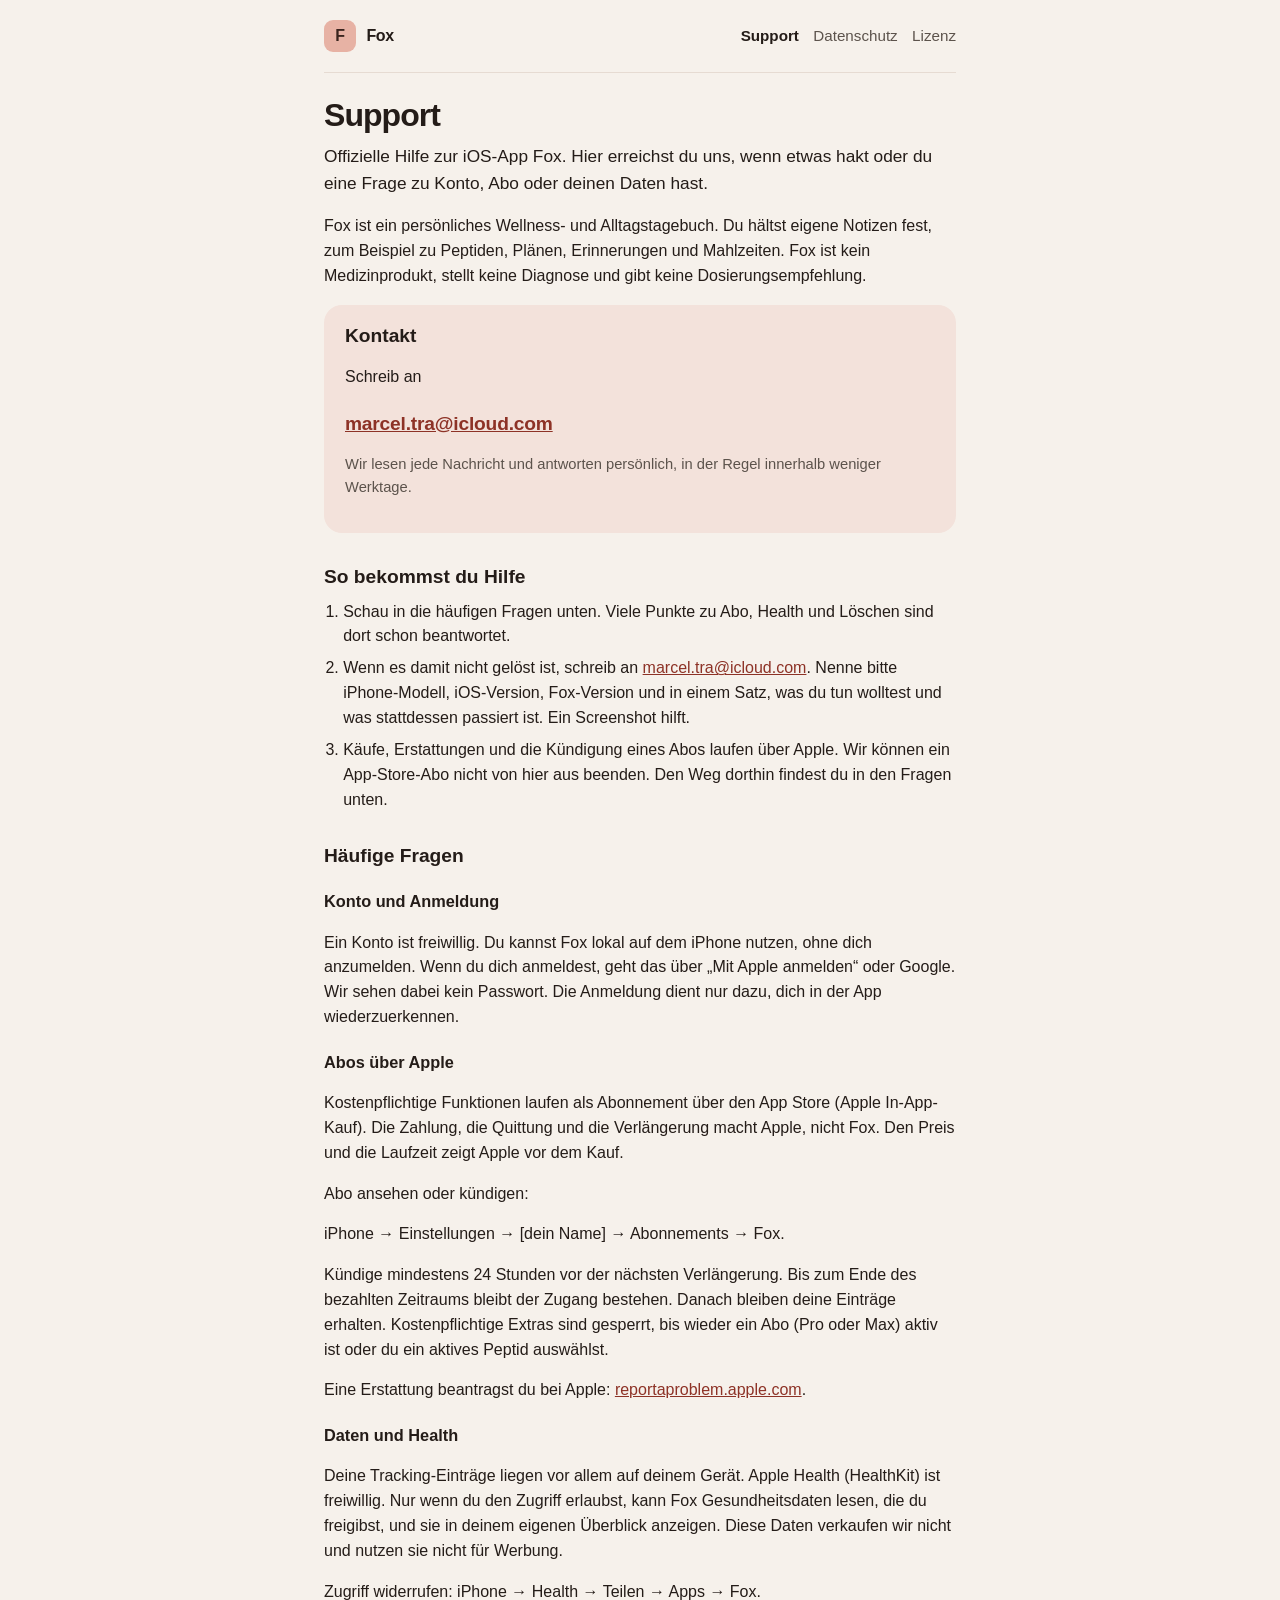
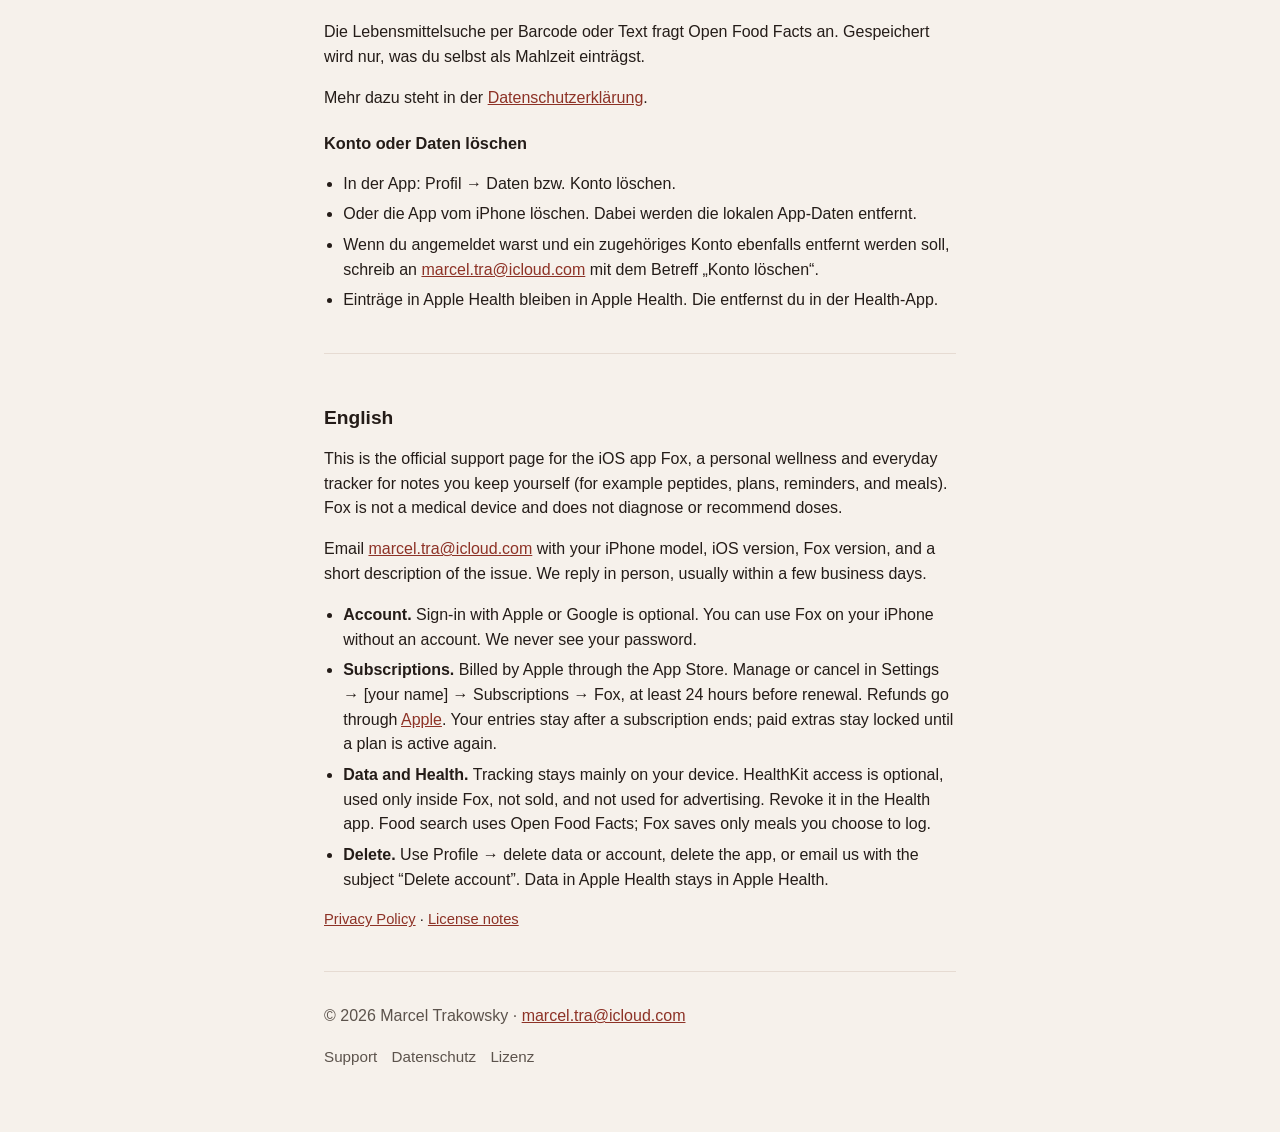
<file: index.html>
<!DOCTYPE html>
<html lang="de">
<head>
  <meta charset="utf-8" />
  <meta name="viewport" content="width=device-width, initial-scale=1" />
  <title>Fox · Support</title>
  <meta name="description" content="Offizielle Support-Seite der iOS-App Fox. Hilfe zu Konto, Abos über Apple, Daten und Health sowie zum Löschen des Kontos." />
  <link rel="icon" href="./favicon.svg" type="image/svg+xml" />
  <link rel="stylesheet" href="./style.css" />
  <meta name="theme-color" content="#f6f1eb" />
</head>
<body>
  <div class="wrap">
    <header>
      <a class="brand" href="./"><span class="mark" aria-hidden="true">F</span> Fox</a>
      <nav>
        <a href="./" aria-current="page">Support</a>
        <a href="./privacy.html">Datenschutz</a>
        <a href="./terms.html">Lizenz</a>
      </nav>
    </header>

    <main>
      <h1>Support</h1>
      <p class="lede">Offizielle Hilfe zur iOS-App Fox. Hier erreichst du uns, wenn etwas hakt oder du eine Frage zu Konto, Abo oder deinen Daten hast.</p>
      <p>Fox ist ein persönliches Wellness- und Alltagstagebuch. Du hältst eigene Notizen fest, zum Beispiel zu Peptiden, Plänen, Erinnerungen und Mahlzeiten. Fox ist kein Medizinprodukt, stellt keine Diagnose und gibt keine Dosierungsempfehlung.</p>

      <section class="card contact" id="kontakt">
        <h2>Kontakt</h2>
        <p>Schreib an</p>
        <a class="mail" href="mailto:marcel.tra@icloud.com">marcel.tra@icloud.com</a>
        <p class="small muted">Wir lesen jede Nachricht und antworten persönlich, in der Regel innerhalb weniger Werktage.</p>
      </section>

      <h2>So bekommst du Hilfe</h2>
      <ol class="steps">
        <li>Schau in die häufigen Fragen unten. Viele Punkte zu Abo, Health und Löschen sind dort schon beantwortet.</li>
        <li>Wenn es damit nicht gelöst ist, schreib an <a href="mailto:marcel.tra@icloud.com">marcel.tra@icloud.com</a>. Nenne bitte iPhone-Modell, iOS-Version, Fox-Version und in einem Satz, was du tun wolltest und was stattdessen passiert ist. Ein Screenshot hilft.</li>
        <li>Käufe, Erstattungen und die Kündigung eines Abos laufen über Apple. Wir können ein App-Store-Abo nicht von hier aus beenden. Den Weg dorthin findest du in den Fragen unten.</li>
      </ol>

      <h2>Häufige Fragen</h2>

      <h3>Konto und Anmeldung</h3>
      <p>Ein Konto ist freiwillig. Du kannst Fox lokal auf dem iPhone nutzen, ohne dich anzumelden. Wenn du dich anmeldest, geht das über „Mit Apple anmelden“ oder Google. Wir sehen dabei kein Passwort. Die Anmeldung dient nur dazu, dich in der App wiederzuerkennen.</p>

      <h3>Abos über Apple</h3>
      <p>Kostenpflichtige Funktionen laufen als Abonnement über den App Store (Apple In-App-Kauf). Die Zahlung, die Quittung und die Verlängerung macht Apple, nicht Fox. Den Preis und die Laufzeit zeigt Apple vor dem Kauf.</p>
      <p>Abo ansehen oder kündigen:</p>
      <p>iPhone → Einstellungen → [dein Name] → Abonnements → Fox.</p>
      <p>Kündige mindestens 24 Stunden vor der nächsten Verlängerung. Bis zum Ende des bezahlten Zeitraums bleibt der Zugang bestehen. Danach bleiben deine Einträge erhalten. Kostenpflichtige Extras sind gesperrt, bis wieder ein Abo (Pro oder Max) aktiv ist oder du ein aktives Peptid auswählst.</p>
      <p>Eine Erstattung beantragst du bei Apple: <a href="https://reportaproblem.apple.com/">reportaproblem.apple.com</a>.</p>

      <h3>Daten und Health</h3>
      <p>Deine Tracking-Einträge liegen vor allem auf deinem Gerät. Apple Health (HealthKit) ist freiwillig. Nur wenn du den Zugriff erlaubst, kann Fox Gesundheitsdaten lesen, die du freigibst, und sie in deinem eigenen Überblick anzeigen. Diese Daten verkaufen wir nicht und nutzen sie nicht für Werbung.</p>
      <p>Zugriff widerrufen: iPhone → Health → Teilen → Apps → Fox.</p>
      <p>Die Lebensmittelsuche per Barcode oder Text fragt Open Food Facts an. Gespeichert wird nur, was du selbst als Mahlzeit einträgst.</p>
      <p>Mehr dazu steht in der <a href="./privacy.html">Datenschutzerklärung</a>.</p>

      <h3>Konto oder Daten löschen</h3>
      <ul>
        <li>In der App: Profil → Daten bzw. Konto löschen.</li>
        <li>Oder die App vom iPhone löschen. Dabei werden die lokalen App-Daten entfernt.</li>
        <li>Wenn du angemeldet warst und ein zugehöriges Konto ebenfalls entfernt werden soll, schreib an <a href="mailto:marcel.tra@icloud.com?subject=Konto%20l%C3%B6schen">marcel.tra@icloud.com</a> mit dem Betreff „Konto löschen“.</li>
        <li>Einträge in Apple Health bleiben in Apple Health. Die entfernst du in der Health-App.</li>
      </ul>

      <section class="lang" lang="en" id="en">
        <h2>English</h2>
        <p>This is the official support page for the iOS app Fox, a personal wellness and everyday tracker for notes you keep yourself (for example peptides, plans, reminders, and meals). Fox is not a medical device and does not diagnose or recommend doses.</p>
        <p>Email <a href="mailto:marcel.tra@icloud.com">marcel.tra@icloud.com</a> with your iPhone model, iOS version, Fox version, and a short description of the issue. We reply in person, usually within a few business days.</p>
        <ul>
          <li><strong>Account.</strong> Sign-in with Apple or Google is optional. You can use Fox on your iPhone without an account. We never see your password.</li>
          <li><strong>Subscriptions.</strong> Billed by Apple through the App Store. Manage or cancel in Settings → [your name] → Subscriptions → Fox, at least 24 hours before renewal. Refunds go through <a href="https://reportaproblem.apple.com/">Apple</a>. Your entries stay after a subscription ends; paid extras stay locked until a plan is active again.</li>
          <li><strong>Data and Health.</strong> Tracking stays mainly on your device. HealthKit access is optional, used only inside Fox, not sold, and not used for advertising. Revoke it in the Health app. Food search uses Open Food Facts; Fox saves only meals you choose to log.</li>
          <li><strong>Delete.</strong> Use Profile → delete data or account, delete the app, or email us with the subject “Delete account”. Data in Apple Health stays in Apple Health.</li>
        </ul>
        <p class="small"><a href="./privacy.html#en">Privacy Policy</a> · <a href="./terms.html#en">License notes</a></p>
      </section>
    </main>

    <footer>
      <p>© 2026 Marcel Trakowsky · <a href="mailto:marcel.tra@icloud.com">marcel.tra@icloud.com</a></p>
      <nav>
        <a href="./">Support</a>
        <a href="./privacy.html">Datenschutz</a>
        <a href="./terms.html">Lizenz</a>
      </nav>
    </footer>
  </div>
</body>
</html>
</file>
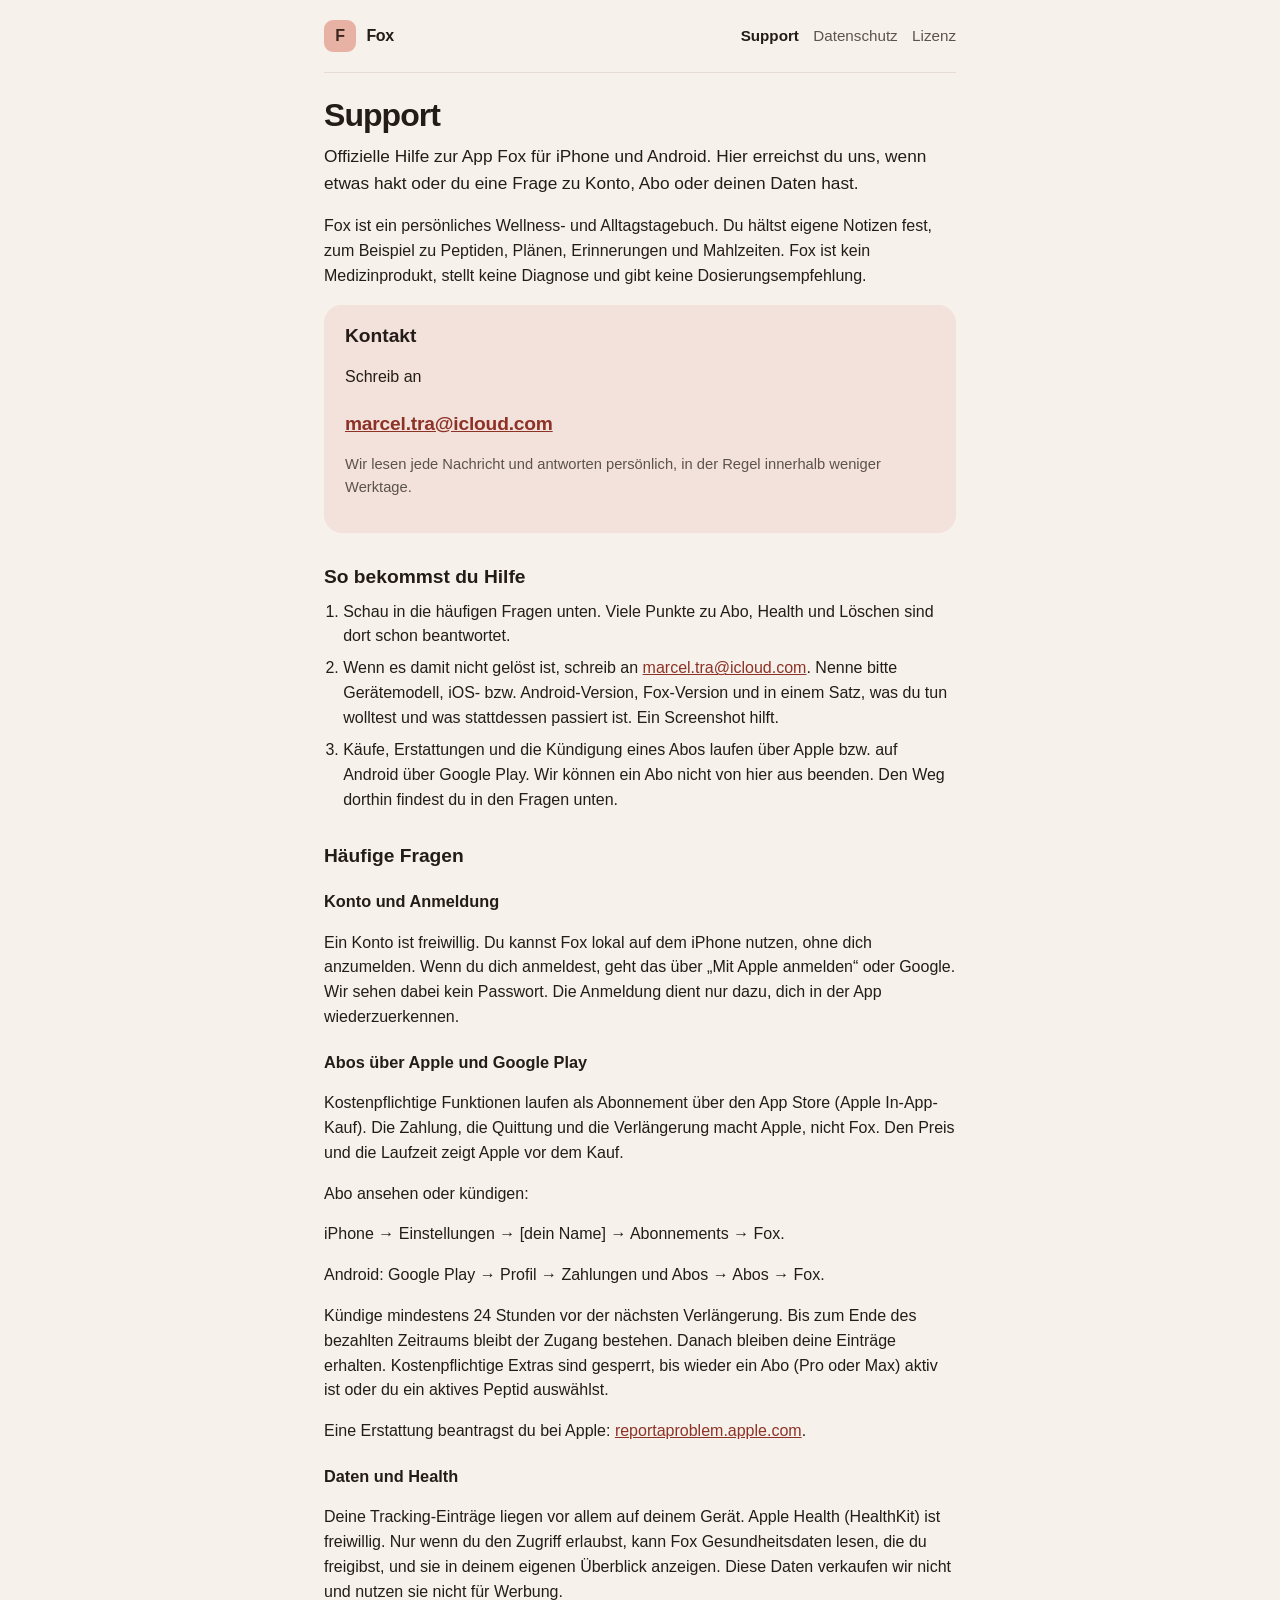
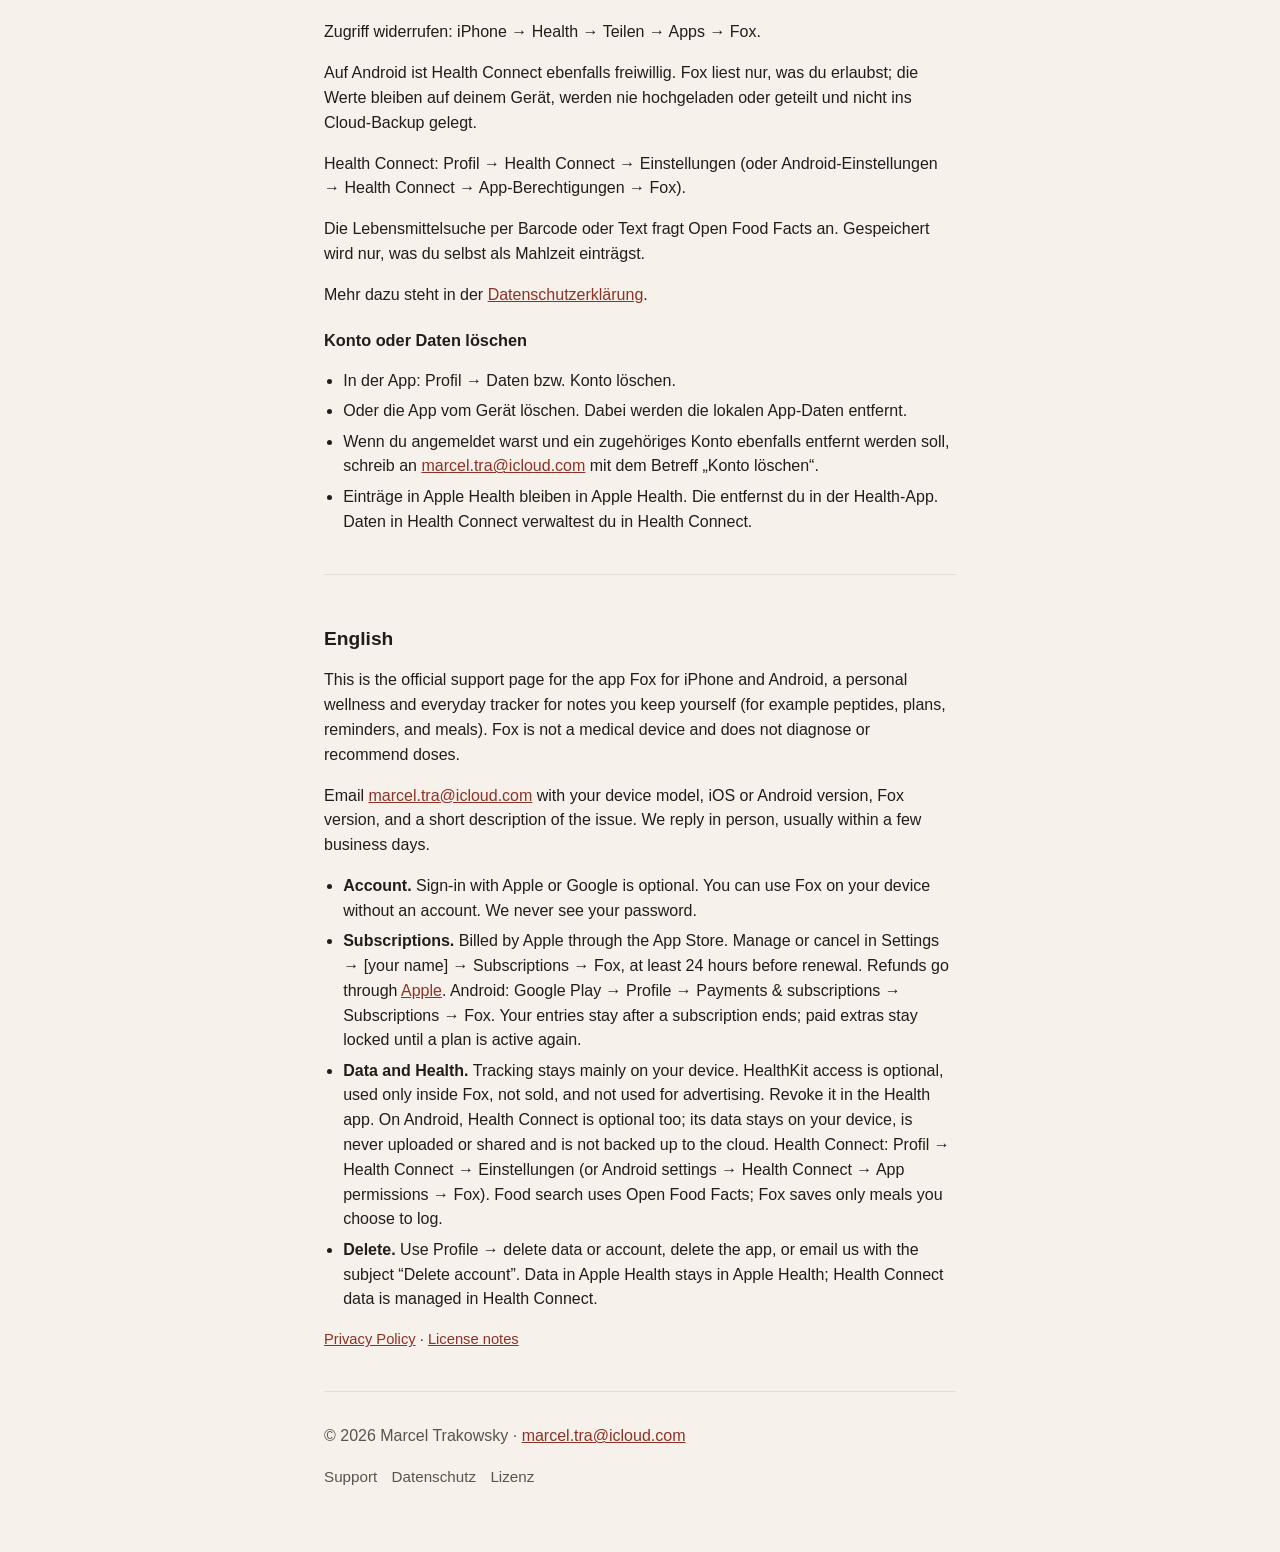
<file: docs/index.html>
<!DOCTYPE html>
<html lang="de">
<head>
  <meta charset="utf-8" />
  <meta name="viewport" content="width=device-width, initial-scale=1" />
  <title>Fox · Support</title>
  <meta name="description" content="Offizielle Support-Seite der App Fox für iPhone und Android. Hilfe zu Konto, Abos über Apple und Google Play, Daten, Apple Health und Health Connect sowie zum Löschen des Kontos." />
  <link rel="icon" href="./favicon.svg" type="image/svg+xml" />
  <link rel="stylesheet" href="./style.css" />
  <meta name="theme-color" content="#f6f1eb" />
</head>
<body>
  <div class="wrap">
    <header>
      <a class="brand" href="./"><span class="mark" aria-hidden="true">F</span> Fox</a>
      <nav>
        <a href="./" aria-current="page">Support</a>
        <a href="./privacy.html">Datenschutz</a>
        <a href="./terms.html">Lizenz</a>
      </nav>
    </header>

    <main>
      <h1>Support</h1>
      <p class="lede">Offizielle Hilfe zur App Fox für iPhone und Android. Hier erreichst du uns, wenn etwas hakt oder du eine Frage zu Konto, Abo oder deinen Daten hast.</p>
      <p>Fox ist ein persönliches Wellness- und Alltagstagebuch. Du hältst eigene Notizen fest, zum Beispiel zu Peptiden, Plänen, Erinnerungen und Mahlzeiten. Fox ist kein Medizinprodukt, stellt keine Diagnose und gibt keine Dosierungsempfehlung.</p>

      <section class="card contact" id="kontakt">
        <h2>Kontakt</h2>
        <p>Schreib an</p>
        <a class="mail" href="mailto:marcel.tra@icloud.com">marcel.tra@icloud.com</a>
        <p class="small muted">Wir lesen jede Nachricht und antworten persönlich, in der Regel innerhalb weniger Werktage.</p>
      </section>

      <h2>So bekommst du Hilfe</h2>
      <ol class="steps">
        <li>Schau in die häufigen Fragen unten. Viele Punkte zu Abo, Health und Löschen sind dort schon beantwortet.</li>
        <li>Wenn es damit nicht gelöst ist, schreib an <a href="mailto:marcel.tra@icloud.com">marcel.tra@icloud.com</a>. Nenne bitte Gerätemodell, iOS- bzw. Android-Version, Fox-Version und in einem Satz, was du tun wolltest und was stattdessen passiert ist. Ein Screenshot hilft.</li>
        <li>Käufe, Erstattungen und die Kündigung eines Abos laufen über Apple bzw. auf Android über Google Play. Wir können ein Abo nicht von hier aus beenden. Den Weg dorthin findest du in den Fragen unten.</li>
      </ol>

      <h2>Häufige Fragen</h2>

      <h3>Konto und Anmeldung</h3>
      <p>Ein Konto ist freiwillig. Du kannst Fox lokal auf dem iPhone nutzen, ohne dich anzumelden. Wenn du dich anmeldest, geht das über „Mit Apple anmelden“ oder Google. Wir sehen dabei kein Passwort. Die Anmeldung dient nur dazu, dich in der App wiederzuerkennen.</p>

      <h3>Abos über Apple und Google Play</h3>
      <p>Kostenpflichtige Funktionen laufen als Abonnement über den App Store (Apple In-App-Kauf). Die Zahlung, die Quittung und die Verlängerung macht Apple, nicht Fox. Den Preis und die Laufzeit zeigt Apple vor dem Kauf.</p>
      <p>Abo ansehen oder kündigen:</p>
      <p>iPhone → Einstellungen → [dein Name] → Abonnements → Fox.</p>
      <p>Android: Google Play → Profil → Zahlungen und Abos → Abos → Fox.</p>
      <p>Kündige mindestens 24 Stunden vor der nächsten Verlängerung. Bis zum Ende des bezahlten Zeitraums bleibt der Zugang bestehen. Danach bleiben deine Einträge erhalten. Kostenpflichtige Extras sind gesperrt, bis wieder ein Abo (Pro oder Max) aktiv ist oder du ein aktives Peptid auswählst.</p>
      <p>Eine Erstattung beantragst du bei Apple: <a href="https://reportaproblem.apple.com/">reportaproblem.apple.com</a>.</p>

      <h3>Daten und Health</h3>
      <p>Deine Tracking-Einträge liegen vor allem auf deinem Gerät. Apple Health (HealthKit) ist freiwillig. Nur wenn du den Zugriff erlaubst, kann Fox Gesundheitsdaten lesen, die du freigibst, und sie in deinem eigenen Überblick anzeigen. Diese Daten verkaufen wir nicht und nutzen sie nicht für Werbung.</p>
      <p>Zugriff widerrufen: iPhone → Health → Teilen → Apps → Fox.</p>
      <p>Auf Android ist Health Connect ebenfalls freiwillig. Fox liest nur, was du erlaubst; die Werte bleiben auf deinem Gerät, werden nie hochgeladen oder geteilt und nicht ins Cloud-Backup gelegt.</p>
      <p>Health Connect: Profil → Health Connect → Einstellungen (oder Android-Einstellungen → Health Connect → App-Berechtigungen → Fox).</p>
      <p>Die Lebensmittelsuche per Barcode oder Text fragt Open Food Facts an. Gespeichert wird nur, was du selbst als Mahlzeit einträgst.</p>
      <p>Mehr dazu steht in der <a href="./privacy.html">Datenschutzerklärung</a>.</p>

      <h3>Konto oder Daten löschen</h3>
      <ul>
        <li>In der App: Profil → Daten bzw. Konto löschen.</li>
        <li>Oder die App vom Gerät löschen. Dabei werden die lokalen App-Daten entfernt.</li>
        <li>Wenn du angemeldet warst und ein zugehöriges Konto ebenfalls entfernt werden soll, schreib an <a href="mailto:marcel.tra@icloud.com?subject=Konto%20l%C3%B6schen">marcel.tra@icloud.com</a> mit dem Betreff „Konto löschen“.</li>
        <li>Einträge in Apple Health bleiben in Apple Health. Die entfernst du in der Health-App. Daten in Health Connect verwaltest du in Health Connect.</li>
      </ul>

      <section class="lang" lang="en" id="en">
        <h2>English</h2>
        <p>This is the official support page for the app Fox for iPhone and Android, a personal wellness and everyday tracker for notes you keep yourself (for example peptides, plans, reminders, and meals). Fox is not a medical device and does not diagnose or recommend doses.</p>
        <p>Email <a href="mailto:marcel.tra@icloud.com">marcel.tra@icloud.com</a> with your device model, iOS or Android version, Fox version, and a short description of the issue. We reply in person, usually within a few business days.</p>
        <ul>
          <li><strong>Account.</strong> Sign-in with Apple or Google is optional. You can use Fox on your device without an account. We never see your password.</li>
          <li><strong>Subscriptions.</strong> Billed by Apple through the App Store. Manage or cancel in Settings → [your name] → Subscriptions → Fox, at least 24 hours before renewal. Refunds go through <a href="https://reportaproblem.apple.com/">Apple</a>. Android: Google Play → Profile → Payments &amp; subscriptions → Subscriptions → Fox. Your entries stay after a subscription ends; paid extras stay locked until a plan is active again.</li>
          <li><strong>Data and Health.</strong> Tracking stays mainly on your device. HealthKit access is optional, used only inside Fox, not sold, and not used for advertising. Revoke it in the Health app. On Android, Health Connect is optional too; its data stays on your device, is never uploaded or shared and is not backed up to the cloud. Health Connect: Profil → Health Connect → Einstellungen (or Android settings → Health Connect → App permissions → Fox). Food search uses Open Food Facts; Fox saves only meals you choose to log.</li>
          <li><strong>Delete.</strong> Use Profile → delete data or account, delete the app, or email us with the subject “Delete account”. Data in Apple Health stays in Apple Health; Health Connect data is managed in Health Connect.</li>
        </ul>
        <p class="small"><a href="./privacy.html#en">Privacy Policy</a> · <a href="./terms.html#en">License notes</a></p>
      </section>
    </main>

    <footer>
      <p>© 2026 Marcel Trakowsky · <a href="mailto:marcel.tra@icloud.com">marcel.tra@icloud.com</a></p>
      <nav>
        <a href="./">Support</a>
        <a href="./privacy.html">Datenschutz</a>
        <a href="./terms.html">Lizenz</a>
      </nav>
    </footer>
  </div>
</body>
</html>
</file>
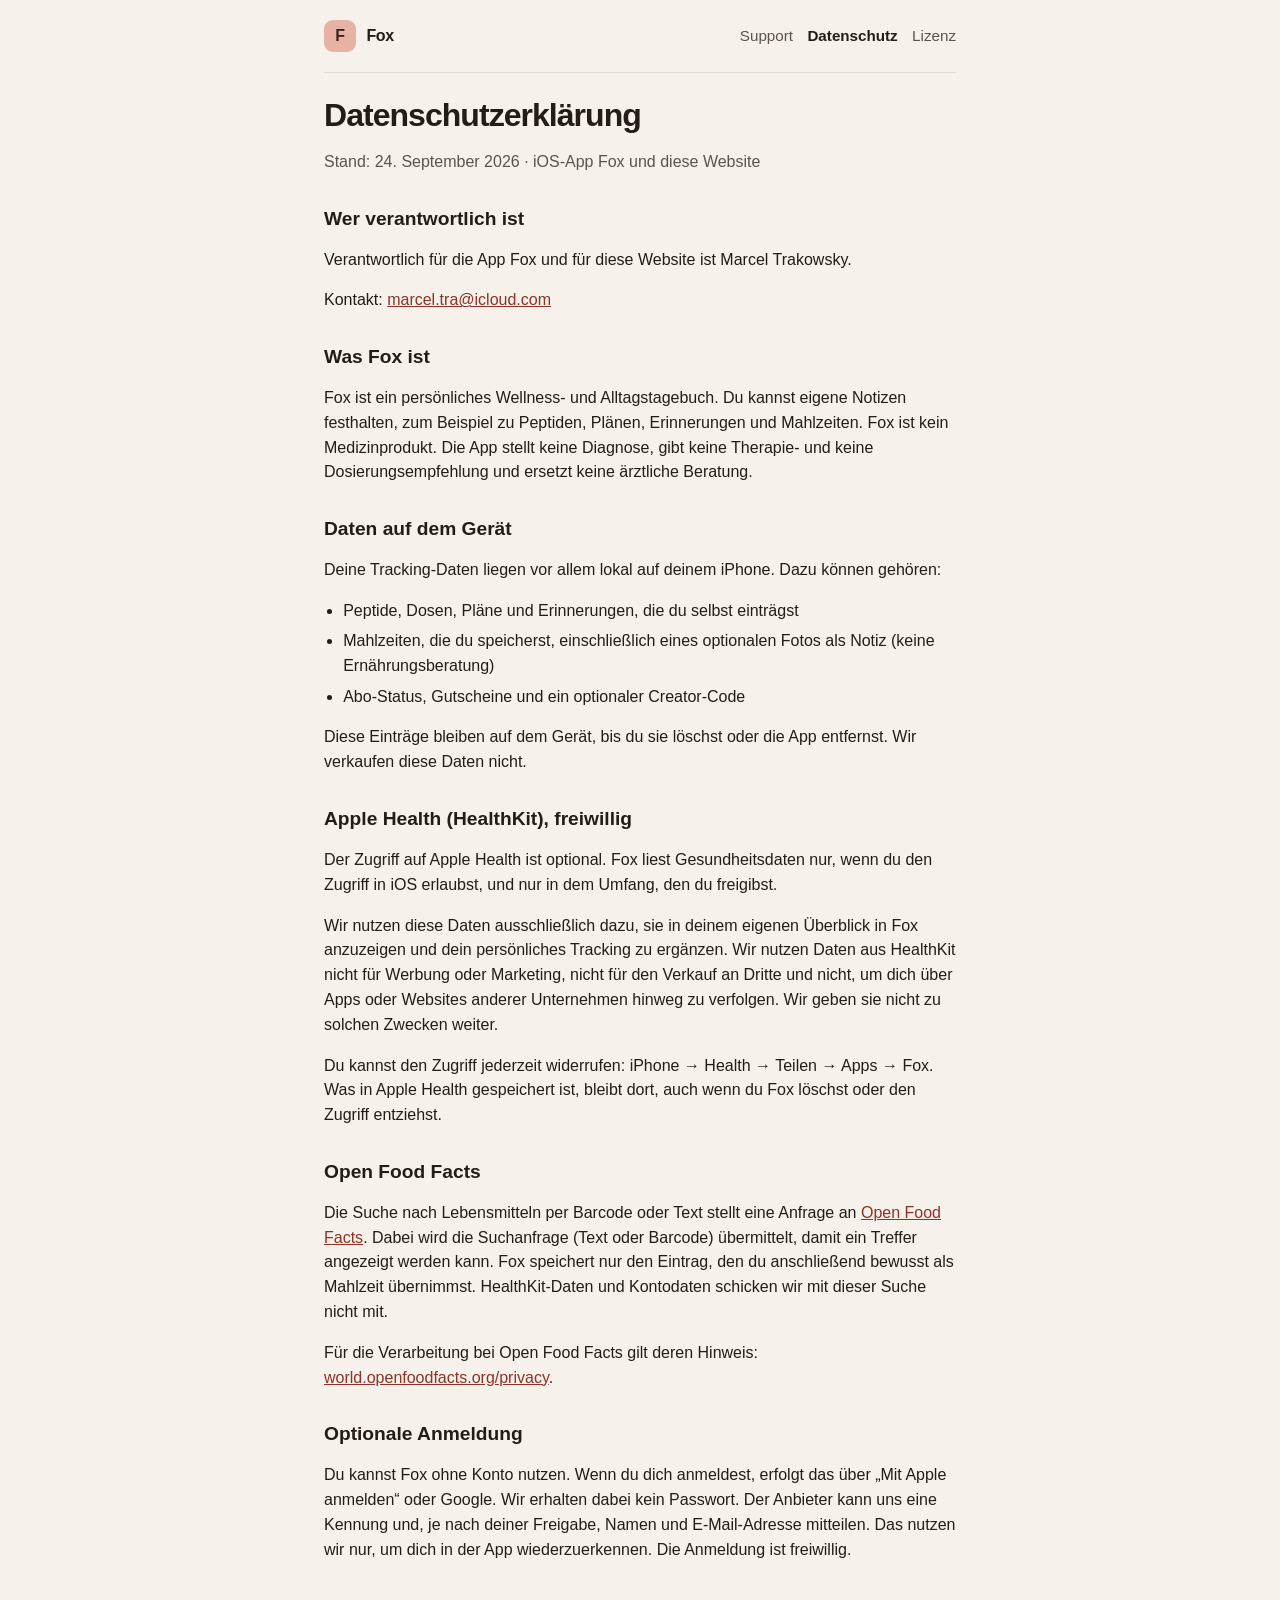
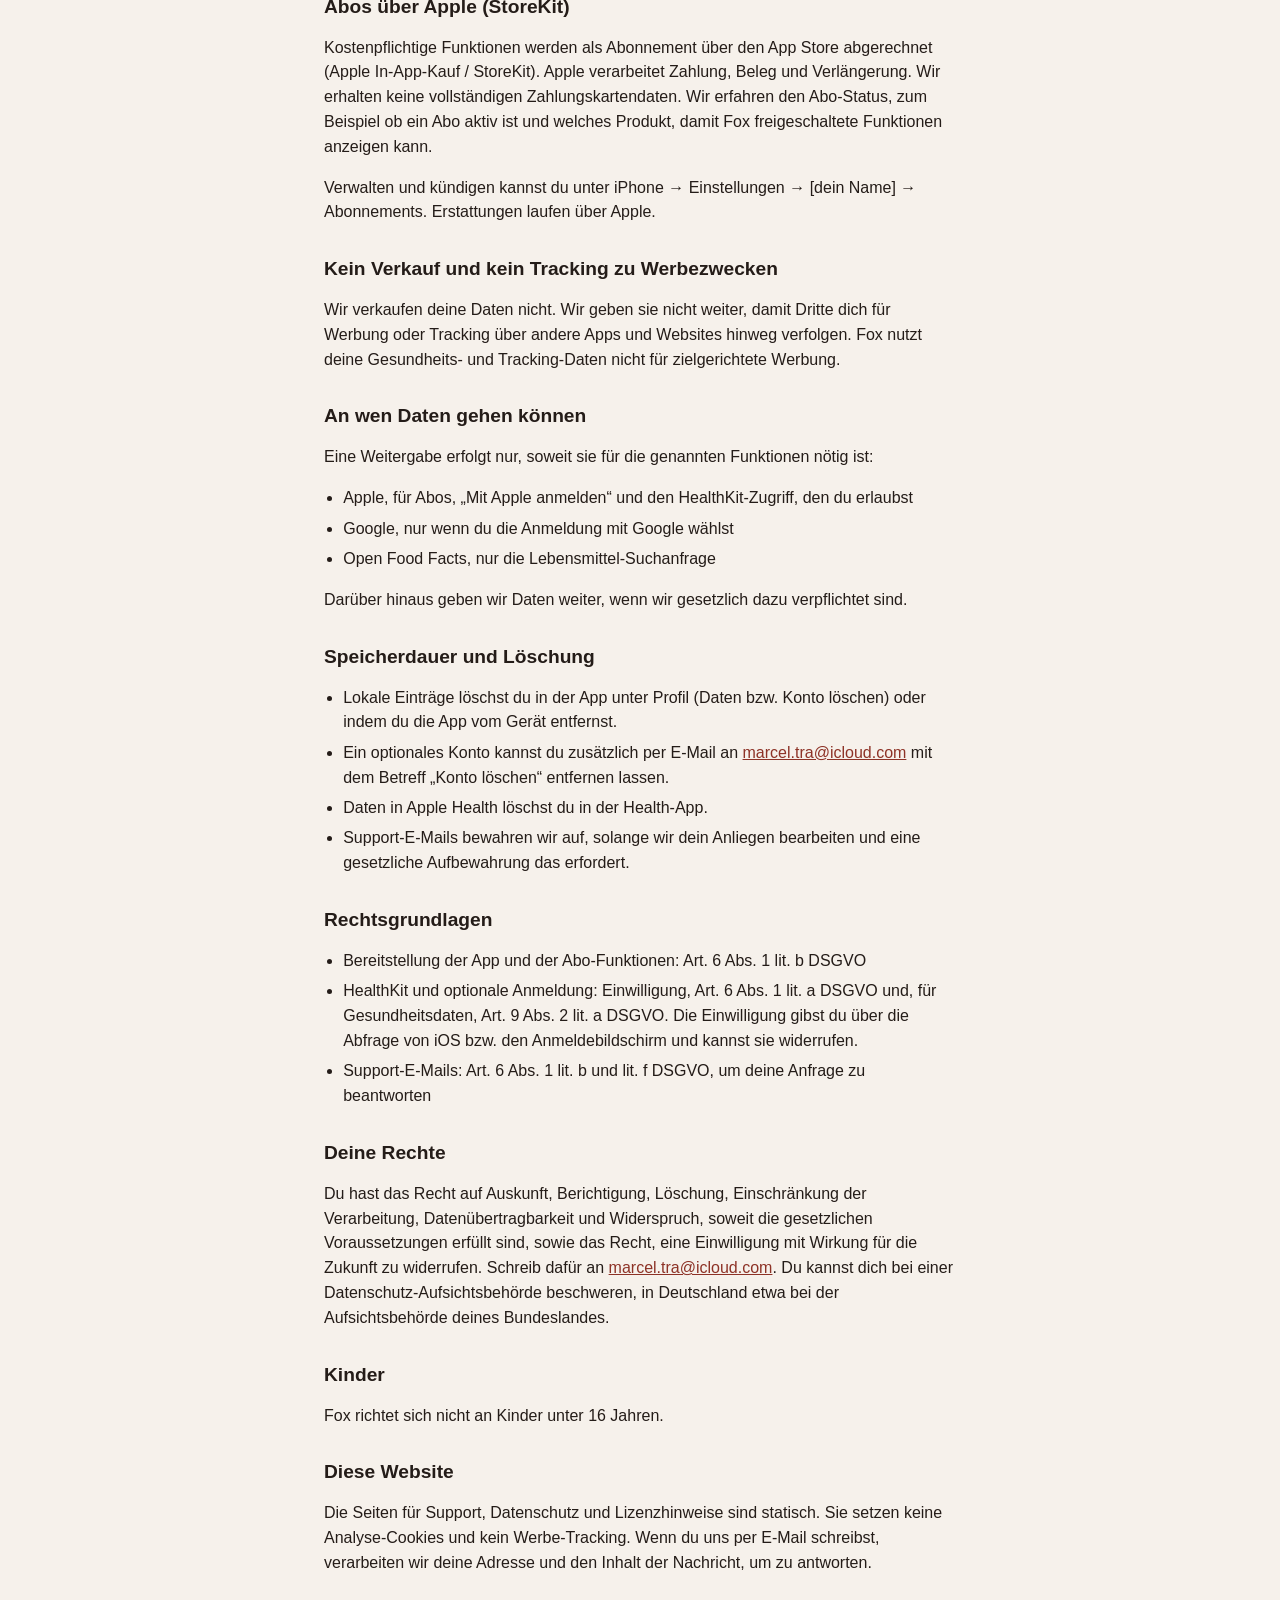
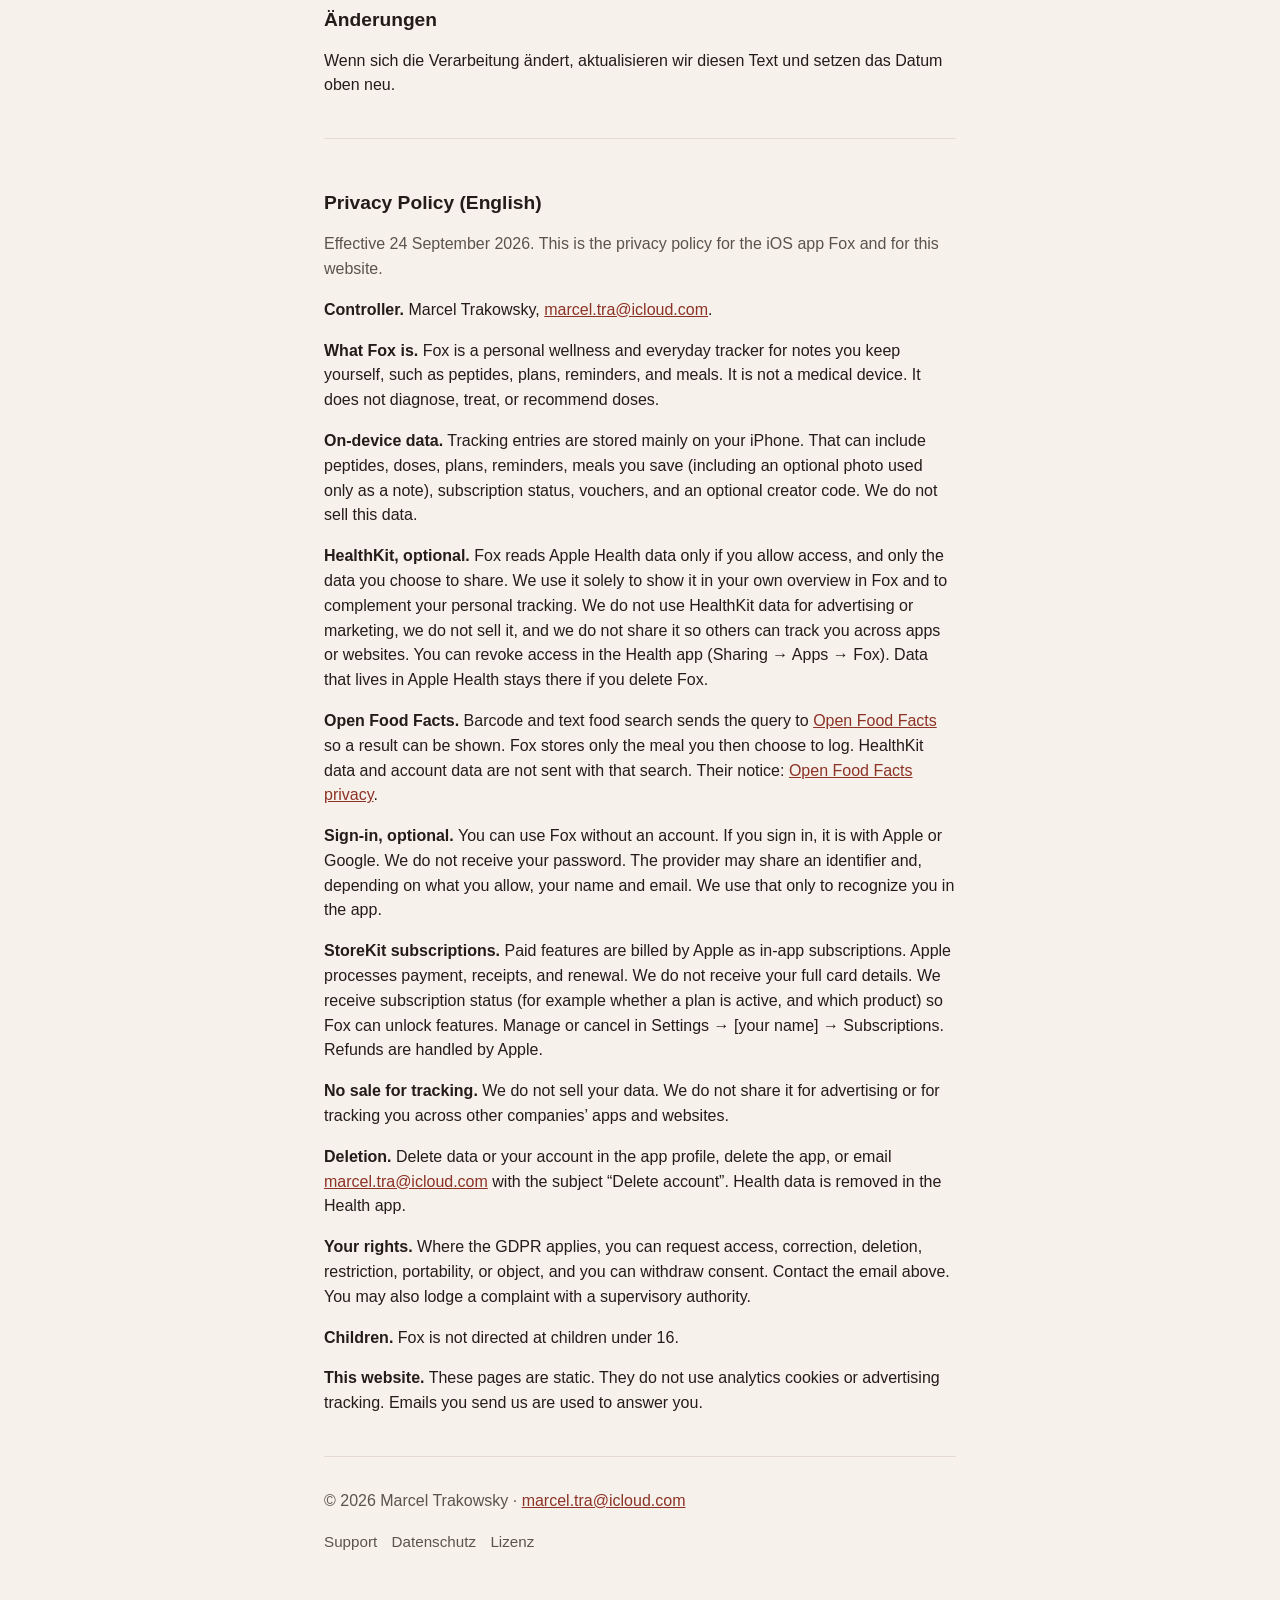
<file: privacy.html>
<!DOCTYPE html>
<html lang="de">
<head>
  <meta charset="utf-8" />
  <meta name="viewport" content="width=device-width, initial-scale=1" />
  <title>Fox · Datenschutz</title>
  <meta name="description" content="Datenschutzerklärung der iOS-App Fox: Daten auf dem Gerät, optionales HealthKit, Open Food Facts, optionale Anmeldung, StoreKit-Abos, kein Verkauf von Daten." />
  <link rel="icon" href="./favicon.svg" type="image/svg+xml" />
  <link rel="stylesheet" href="./style.css" />
  <meta name="theme-color" content="#f6f1eb" />
</head>
<body>
  <div class="wrap">
    <header>
      <a class="brand" href="./"><span class="mark" aria-hidden="true">F</span> Fox</a>
      <nav>
        <a href="./">Support</a>
        <a href="./privacy.html" aria-current="page">Datenschutz</a>
        <a href="./terms.html">Lizenz</a>
      </nav>
    </header>

    <main>
      <h1>Datenschutzerklärung</h1>
      <p class="muted">Stand: 24. September 2026 · iOS-App Fox und diese Website</p>

      <h2>Wer verantwortlich ist</h2>
      <p>Verantwortlich für die App Fox und für diese Website ist Marcel Trakowsky.</p>
      <p>Kontakt: <a href="mailto:marcel.tra@icloud.com">marcel.tra@icloud.com</a></p>

      <h2>Was Fox ist</h2>
      <p>Fox ist ein persönliches Wellness- und Alltagstagebuch. Du kannst eigene Notizen festhalten, zum Beispiel zu Peptiden, Plänen, Erinnerungen und Mahlzeiten. Fox ist kein Medizinprodukt. Die App stellt keine Diagnose, gibt keine Therapie- und keine Dosierungsempfehlung und ersetzt keine ärztliche Beratung.</p>

      <h2>Daten auf dem Gerät</h2>
      <p>Deine Tracking-Daten liegen vor allem lokal auf deinem iPhone. Dazu können gehören:</p>
      <ul>
        <li>Peptide, Dosen, Pläne und Erinnerungen, die du selbst einträgst</li>
        <li>Mahlzeiten, die du speicherst, einschließlich eines optionalen Fotos als Notiz (keine Ernährungsberatung)</li>
        <li>Abo-Status, Gutscheine und ein optionaler Creator-Code</li>
      </ul>
      <p>Diese Einträge bleiben auf dem Gerät, bis du sie löschst oder die App entfernst. Wir verkaufen diese Daten nicht.</p>

      <h2>Apple Health (HealthKit), freiwillig</h2>
      <p>Der Zugriff auf Apple Health ist optional. Fox liest Gesundheitsdaten nur, wenn du den Zugriff in iOS erlaubst, und nur in dem Umfang, den du freigibst.</p>
      <p>Wir nutzen diese Daten ausschließlich dazu, sie in deinem eigenen Überblick in Fox anzuzeigen und dein persönliches Tracking zu ergänzen. Wir nutzen Daten aus HealthKit nicht für Werbung oder Marketing, nicht für den Verkauf an Dritte und nicht, um dich über Apps oder Websites anderer Unternehmen hinweg zu verfolgen. Wir geben sie nicht zu solchen Zwecken weiter.</p>
      <p>Du kannst den Zugriff jederzeit widerrufen: iPhone → Health → Teilen → Apps → Fox. Was in Apple Health gespeichert ist, bleibt dort, auch wenn du Fox löschst oder den Zugriff entziehst.</p>

      <h2>Open Food Facts</h2>
      <p>Die Suche nach Lebensmitteln per Barcode oder Text stellt eine Anfrage an <a href="https://world.openfoodfacts.org/">Open Food Facts</a>. Dabei wird die Suchanfrage (Text oder Barcode) übermittelt, damit ein Treffer angezeigt werden kann. Fox speichert nur den Eintrag, den du anschließend bewusst als Mahlzeit übernimmst. HealthKit-Daten und Kontodaten schicken wir mit dieser Suche nicht mit.</p>
      <p>Für die Verarbeitung bei Open Food Facts gilt deren Hinweis: <a href="https://world.openfoodfacts.org/privacy">world.openfoodfacts.org/privacy</a>.</p>

      <h2>Optionale Anmeldung</h2>
      <p>Du kannst Fox ohne Konto nutzen. Wenn du dich anmeldest, erfolgt das über „Mit Apple anmelden“ oder Google. Wir erhalten dabei kein Passwort. Der Anbieter kann uns eine Kennung und, je nach deiner Freigabe, Namen und E-Mail-Adresse mitteilen. Das nutzen wir nur, um dich in der App wiederzuerkennen. Die Anmeldung ist freiwillig.</p>

      <h2>Abos über Apple (StoreKit)</h2>
      <p>Kostenpflichtige Funktionen werden als Abonnement über den App Store abgerechnet (Apple In-App-Kauf / StoreKit). Apple verarbeitet Zahlung, Beleg und Verlängerung. Wir erhalten keine vollständigen Zahlungskartendaten. Wir erfahren den Abo-Status, zum Beispiel ob ein Abo aktiv ist und welches Produkt, damit Fox freigeschaltete Funktionen anzeigen kann.</p>
      <p>Verwalten und kündigen kannst du unter iPhone → Einstellungen → [dein Name] → Abonnements. Erstattungen laufen über Apple.</p>

      <h2>Kein Verkauf und kein Tracking zu Werbezwecken</h2>
      <p>Wir verkaufen deine Daten nicht. Wir geben sie nicht weiter, damit Dritte dich für Werbung oder Tracking über andere Apps und Websites hinweg verfolgen. Fox nutzt deine Gesundheits- und Tracking-Daten nicht für zielgerichtete Werbung.</p>

      <h2>An wen Daten gehen können</h2>
      <p>Eine Weitergabe erfolgt nur, soweit sie für die genannten Funktionen nötig ist:</p>
      <ul>
        <li>Apple, für Abos, „Mit Apple anmelden“ und den HealthKit-Zugriff, den du erlaubst</li>
        <li>Google, nur wenn du die Anmeldung mit Google wählst</li>
        <li>Open Food Facts, nur die Lebensmittel-Suchanfrage</li>
      </ul>
      <p>Darüber hinaus geben wir Daten weiter, wenn wir gesetzlich dazu verpflichtet sind.</p>

      <h2>Speicherdauer und Löschung</h2>
      <ul>
        <li>Lokale Einträge löschst du in der App unter Profil (Daten bzw. Konto löschen) oder indem du die App vom Gerät entfernst.</li>
        <li>Ein optionales Konto kannst du zusätzlich per E-Mail an <a href="mailto:marcel.tra@icloud.com?subject=Konto%20l%C3%B6schen">marcel.tra@icloud.com</a> mit dem Betreff „Konto löschen“ entfernen lassen.</li>
        <li>Daten in Apple Health löschst du in der Health-App.</li>
        <li>Support-E-Mails bewahren wir auf, solange wir dein Anliegen bearbeiten und eine gesetzliche Aufbewahrung das erfordert.</li>
      </ul>

      <h2>Rechtsgrundlagen</h2>
      <ul>
        <li>Bereitstellung der App und der Abo-Funktionen: Art. 6 Abs. 1 lit. b DSGVO</li>
        <li>HealthKit und optionale Anmeldung: Einwilligung, Art. 6 Abs. 1 lit. a DSGVO und, für Gesundheitsdaten, Art. 9 Abs. 2 lit. a DSGVO. Die Einwilligung gibst du über die Abfrage von iOS bzw. den Anmeldebildschirm und kannst sie widerrufen.</li>
        <li>Support-E-Mails: Art. 6 Abs. 1 lit. b und lit. f DSGVO, um deine Anfrage zu beantworten</li>
      </ul>

      <h2>Deine Rechte</h2>
      <p>Du hast das Recht auf Auskunft, Berichtigung, Löschung, Einschränkung der Verarbeitung, Datenübertragbarkeit und Widerspruch, soweit die gesetzlichen Voraussetzungen erfüllt sind, sowie das Recht, eine Einwilligung mit Wirkung für die Zukunft zu widerrufen. Schreib dafür an <a href="mailto:marcel.tra@icloud.com">marcel.tra@icloud.com</a>. Du kannst dich bei einer Datenschutz-Aufsichtsbehörde beschweren, in Deutschland etwa bei der Aufsichtsbehörde deines Bundeslandes.</p>

      <h2>Kinder</h2>
      <p>Fox richtet sich nicht an Kinder unter 16 Jahren.</p>

      <h2>Diese Website</h2>
      <p>Die Seiten für Support, Datenschutz und Lizenzhinweise sind statisch. Sie setzen keine Analyse-Cookies und kein Werbe-Tracking. Wenn du uns per E-Mail schreibst, verarbeiten wir deine Adresse und den Inhalt der Nachricht, um zu antworten.</p>

      <h2>Änderungen</h2>
      <p>Wenn sich die Verarbeitung ändert, aktualisieren wir diesen Text und setzen das Datum oben neu.</p>

      <section class="lang" lang="en" id="en">
        <h2>Privacy Policy (English)</h2>
        <p class="muted">Effective 24 September 2026. This is the privacy policy for the iOS app Fox and for this website.</p>
        <p><strong>Controller.</strong> Marcel Trakowsky, <a href="mailto:marcel.tra@icloud.com">marcel.tra@icloud.com</a>.</p>
        <p><strong>What Fox is.</strong> Fox is a personal wellness and everyday tracker for notes you keep yourself, such as peptides, plans, reminders, and meals. It is not a medical device. It does not diagnose, treat, or recommend doses.</p>
        <p><strong>On-device data.</strong> Tracking entries are stored mainly on your iPhone. That can include peptides, doses, plans, reminders, meals you save (including an optional photo used only as a note), subscription status, vouchers, and an optional creator code. We do not sell this data.</p>
        <p><strong>HealthKit, optional.</strong> Fox reads Apple Health data only if you allow access, and only the data you choose to share. We use it solely to show it in your own overview in Fox and to complement your personal tracking. We do not use HealthKit data for advertising or marketing, we do not sell it, and we do not share it so others can track you across apps or websites. You can revoke access in the Health app (Sharing → Apps → Fox). Data that lives in Apple Health stays there if you delete Fox.</p>
        <p><strong>Open Food Facts.</strong> Barcode and text food search sends the query to <a href="https://world.openfoodfacts.org/">Open Food Facts</a> so a result can be shown. Fox stores only the meal you then choose to log. HealthKit data and account data are not sent with that search. Their notice: <a href="https://world.openfoodfacts.org/privacy">Open Food Facts privacy</a>.</p>
        <p><strong>Sign-in, optional.</strong> You can use Fox without an account. If you sign in, it is with Apple or Google. We do not receive your password. The provider may share an identifier and, depending on what you allow, your name and email. We use that only to recognize you in the app.</p>
        <p><strong>StoreKit subscriptions.</strong> Paid features are billed by Apple as in-app subscriptions. Apple processes payment, receipts, and renewal. We do not receive your full card details. We receive subscription status (for example whether a plan is active, and which product) so Fox can unlock features. Manage or cancel in Settings → [your name] → Subscriptions. Refunds are handled by Apple.</p>
        <p><strong>No sale for tracking.</strong> We do not sell your data. We do not share it for advertising or for tracking you across other companies’ apps and websites.</p>
        <p><strong>Deletion.</strong> Delete data or your account in the app profile, delete the app, or email <a href="mailto:marcel.tra@icloud.com?subject=Delete%20account">marcel.tra@icloud.com</a> with the subject “Delete account”. Health data is removed in the Health app.</p>
        <p><strong>Your rights.</strong> Where the GDPR applies, you can request access, correction, deletion, restriction, portability, or object, and you can withdraw consent. Contact the email above. You may also lodge a complaint with a supervisory authority.</p>
        <p><strong>Children.</strong> Fox is not directed at children under 16.</p>
        <p><strong>This website.</strong> These pages are static. They do not use analytics cookies or advertising tracking. Emails you send us are used to answer you.</p>
      </section>
    </main>

    <footer>
      <p>© 2026 Marcel Trakowsky · <a href="mailto:marcel.tra@icloud.com">marcel.tra@icloud.com</a></p>
      <nav>
        <a href="./">Support</a>
        <a href="./privacy.html">Datenschutz</a>
        <a href="./terms.html">Lizenz</a>
      </nav>
    </footer>
  </div>
</body>
</html>
</file>
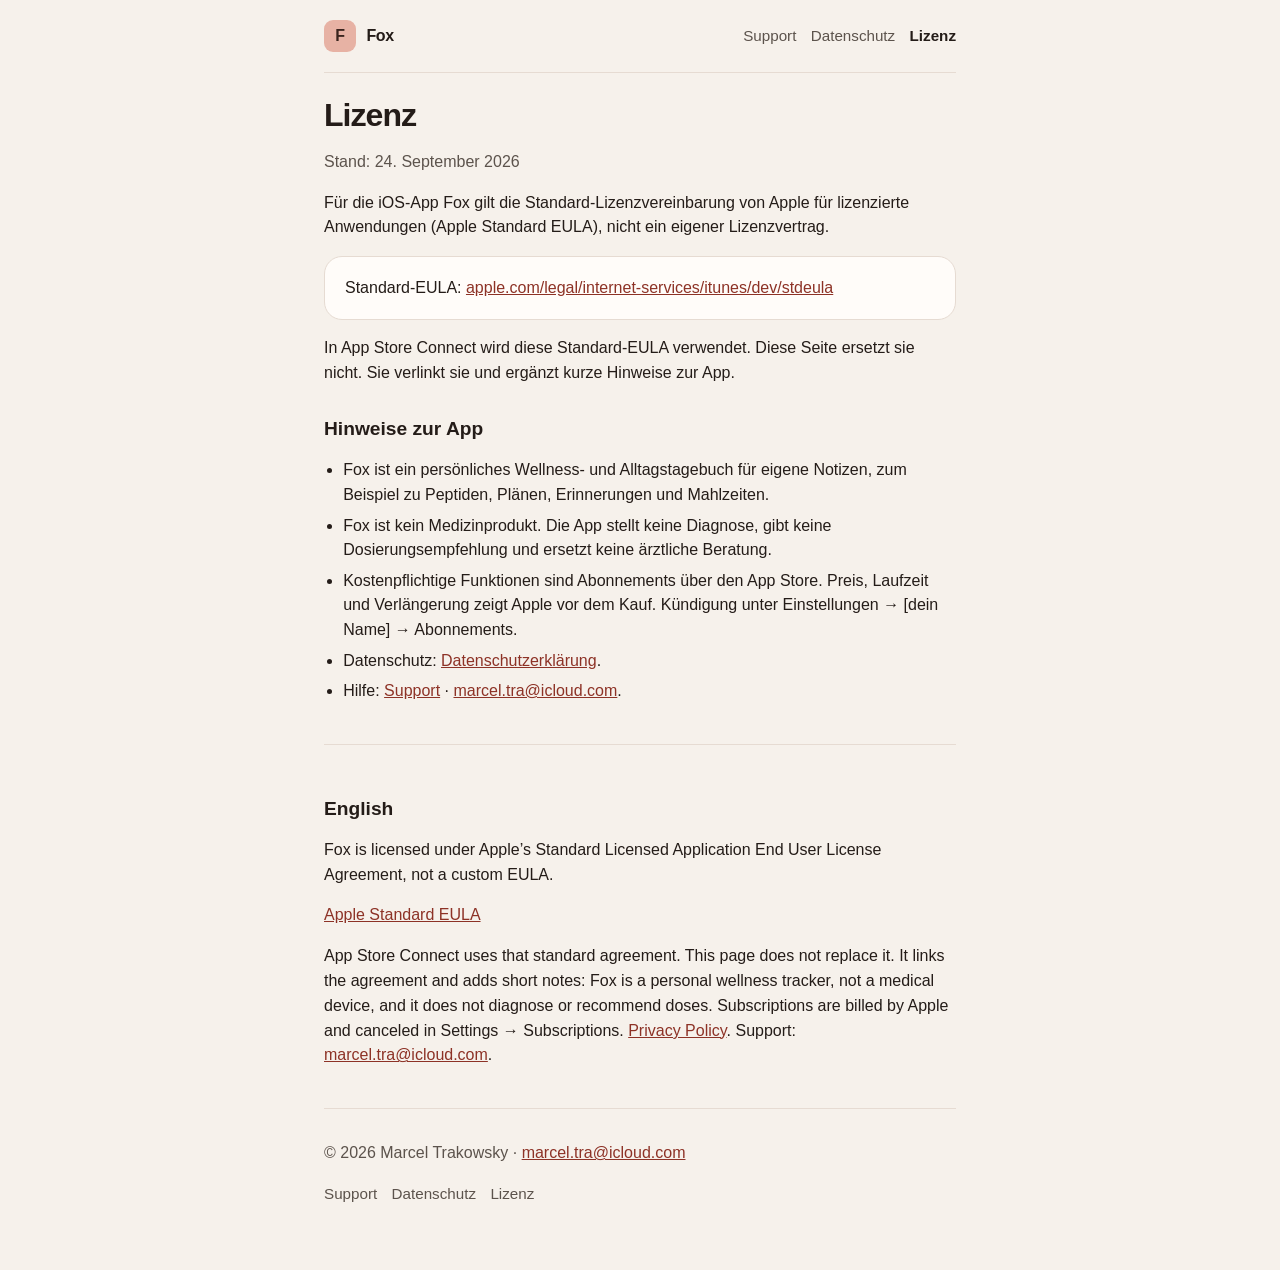
<file: terms.html>
<!DOCTYPE html>
<html lang="de">
<head>
  <meta charset="utf-8" />
  <meta name="viewport" content="width=device-width, initial-scale=1" />
  <title>Fox · Lizenz</title>
  <meta name="description" content="Fox nutzt die Standard-EULA von Apple. Kurze Hinweise zur App, zu Abos und zum Support." />
  <link rel="icon" href="./favicon.svg" type="image/svg+xml" />
  <link rel="stylesheet" href="./style.css" />
  <meta name="theme-color" content="#f6f1eb" />
</head>
<body>
  <div class="wrap">
    <header>
      <a class="brand" href="./"><span class="mark" aria-hidden="true">F</span> Fox</a>
      <nav>
        <a href="./">Support</a>
        <a href="./privacy.html">Datenschutz</a>
        <a href="./terms.html" aria-current="page">Lizenz</a>
      </nav>
    </header>

    <main>
      <h1>Lizenz</h1>
      <p class="muted">Stand: 24. September 2026</p>
      <p>Für die iOS-App Fox gilt die Standard-Lizenzvereinbarung von Apple für lizenzierte Anwendungen (Apple Standard EULA), nicht ein eigener Lizenzvertrag.</p>
      <p class="card">Standard-EULA: <a href="https://www.apple.com/legal/internet-services/itunes/dev/stdeula/">apple.com/legal/internet-services/itunes/dev/stdeula</a></p>
      <p>In App Store Connect wird diese Standard-EULA verwendet. Diese Seite ersetzt sie nicht. Sie verlinkt sie und ergänzt kurze Hinweise zur App.</p>

      <h2>Hinweise zur App</h2>
      <ul>
        <li>Fox ist ein persönliches Wellness- und Alltagstagebuch für eigene Notizen, zum Beispiel zu Peptiden, Plänen, Erinnerungen und Mahlzeiten.</li>
        <li>Fox ist kein Medizinprodukt. Die App stellt keine Diagnose, gibt keine Dosierungsempfehlung und ersetzt keine ärztliche Beratung.</li>
        <li>Kostenpflichtige Funktionen sind Abonnements über den App Store. Preis, Laufzeit und Verlängerung zeigt Apple vor dem Kauf. Kündigung unter Einstellungen → [dein Name] → Abonnements.</li>
        <li>Datenschutz: <a href="./privacy.html">Datenschutzerklärung</a>.</li>
        <li>Hilfe: <a href="./">Support</a> · <a href="mailto:marcel.tra@icloud.com">marcel.tra@icloud.com</a>.</li>
      </ul>

      <section class="lang" lang="en" id="en">
        <h2>English</h2>
        <p>Fox is licensed under Apple’s Standard Licensed Application End User License Agreement, not a custom EULA.</p>
        <p><a href="https://www.apple.com/legal/internet-services/itunes/dev/stdeula/">Apple Standard EULA</a></p>
        <p>App Store Connect uses that standard agreement. This page does not replace it. It links the agreement and adds short notes: Fox is a personal wellness tracker, not a medical device, and it does not diagnose or recommend doses. Subscriptions are billed by Apple and canceled in Settings → Subscriptions. <a href="./privacy.html#en">Privacy Policy</a>. Support: <a href="mailto:marcel.tra@icloud.com">marcel.tra@icloud.com</a>.</p>
      </section>
    </main>

    <footer>
      <p>© 2026 Marcel Trakowsky · <a href="mailto:marcel.tra@icloud.com">marcel.tra@icloud.com</a></p>
      <nav>
        <a href="./">Support</a>
        <a href="./privacy.html">Datenschutz</a>
        <a href="./terms.html">Lizenz</a>
      </nav>
    </footer>
  </div>
</body>
</html>
</file>
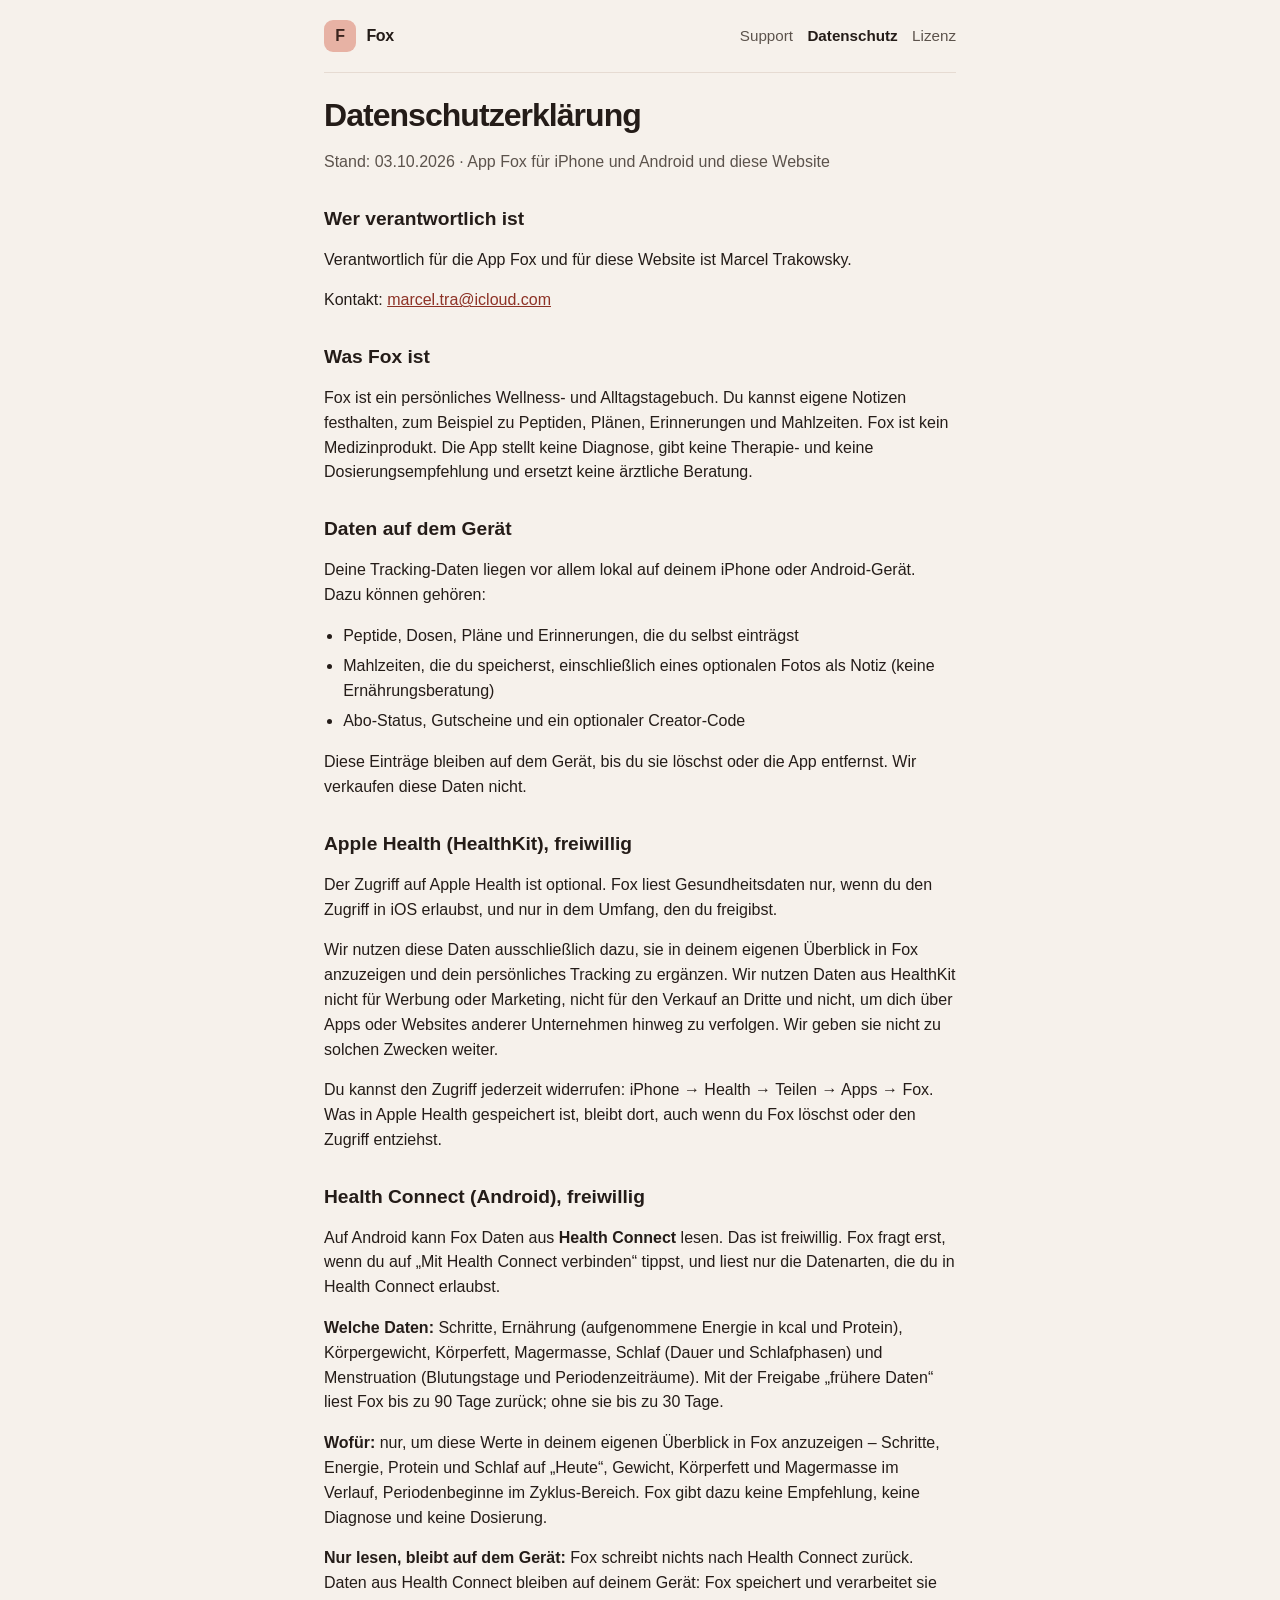
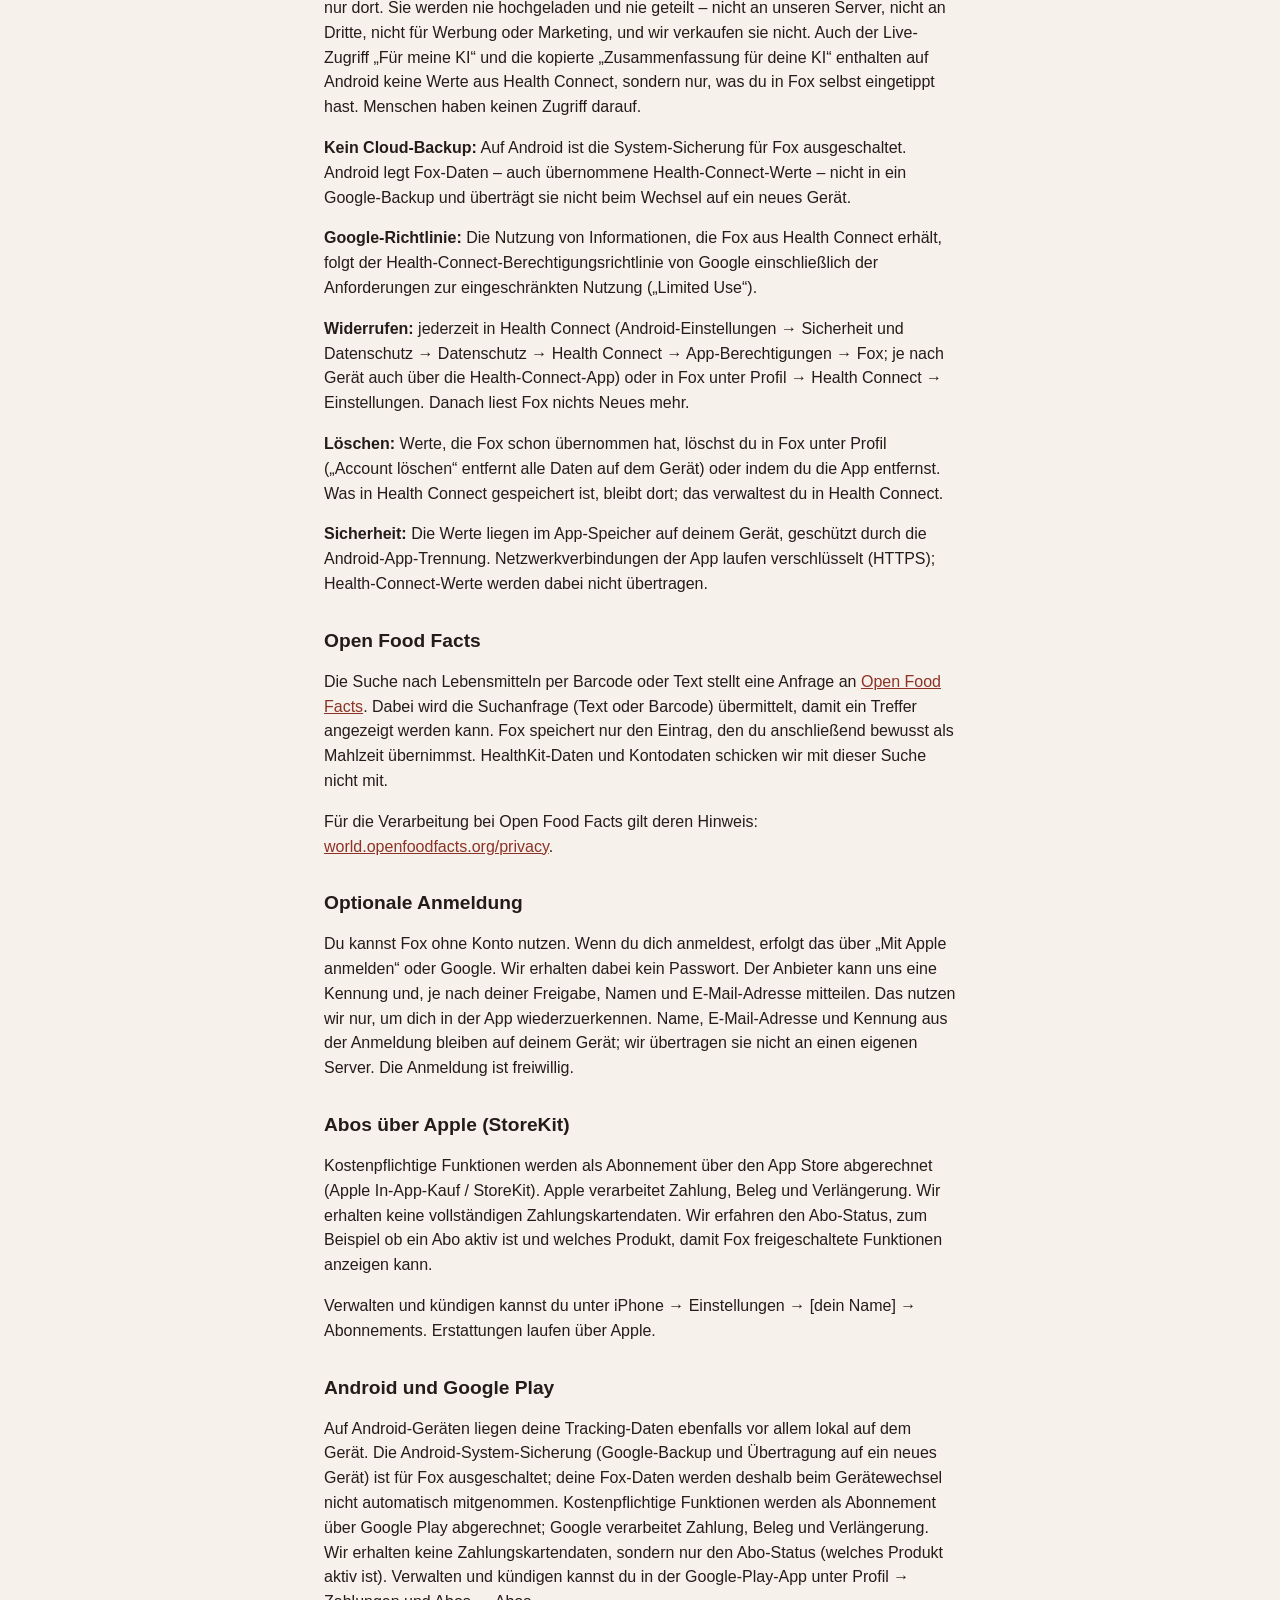
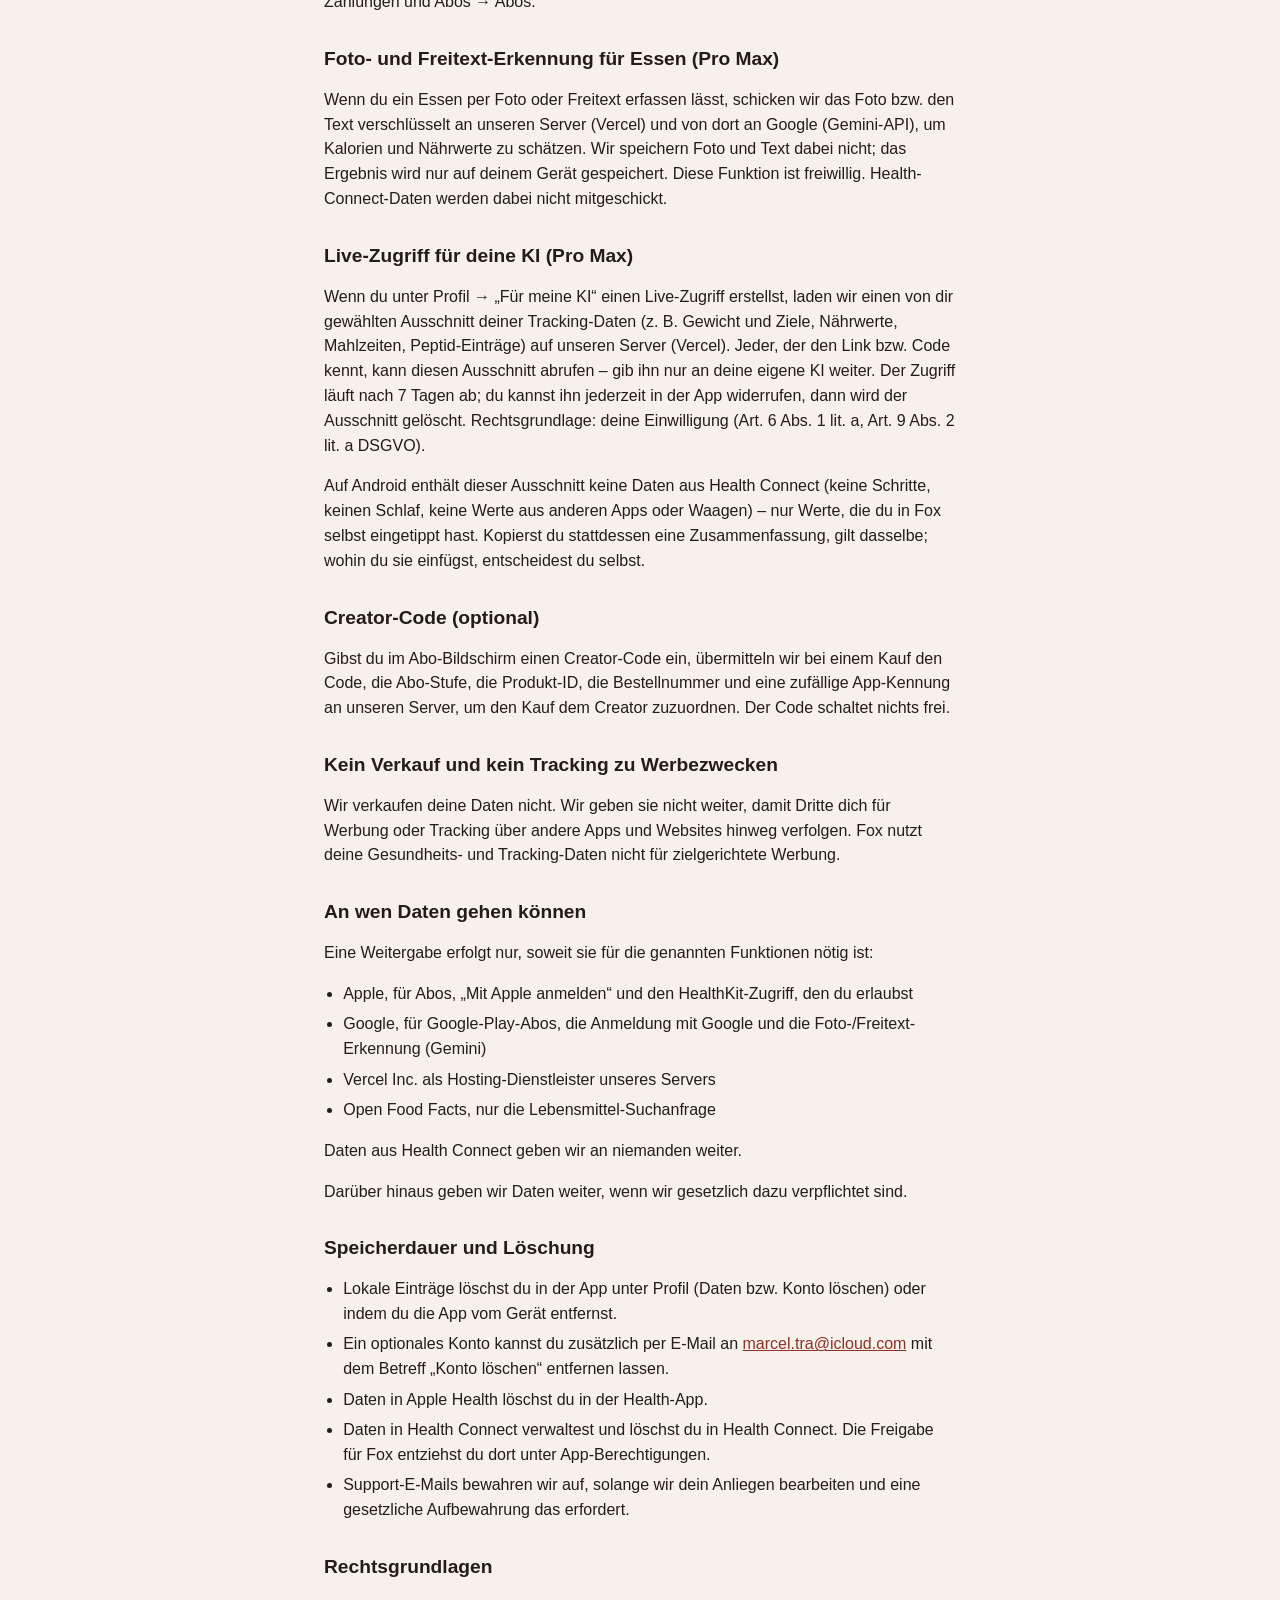
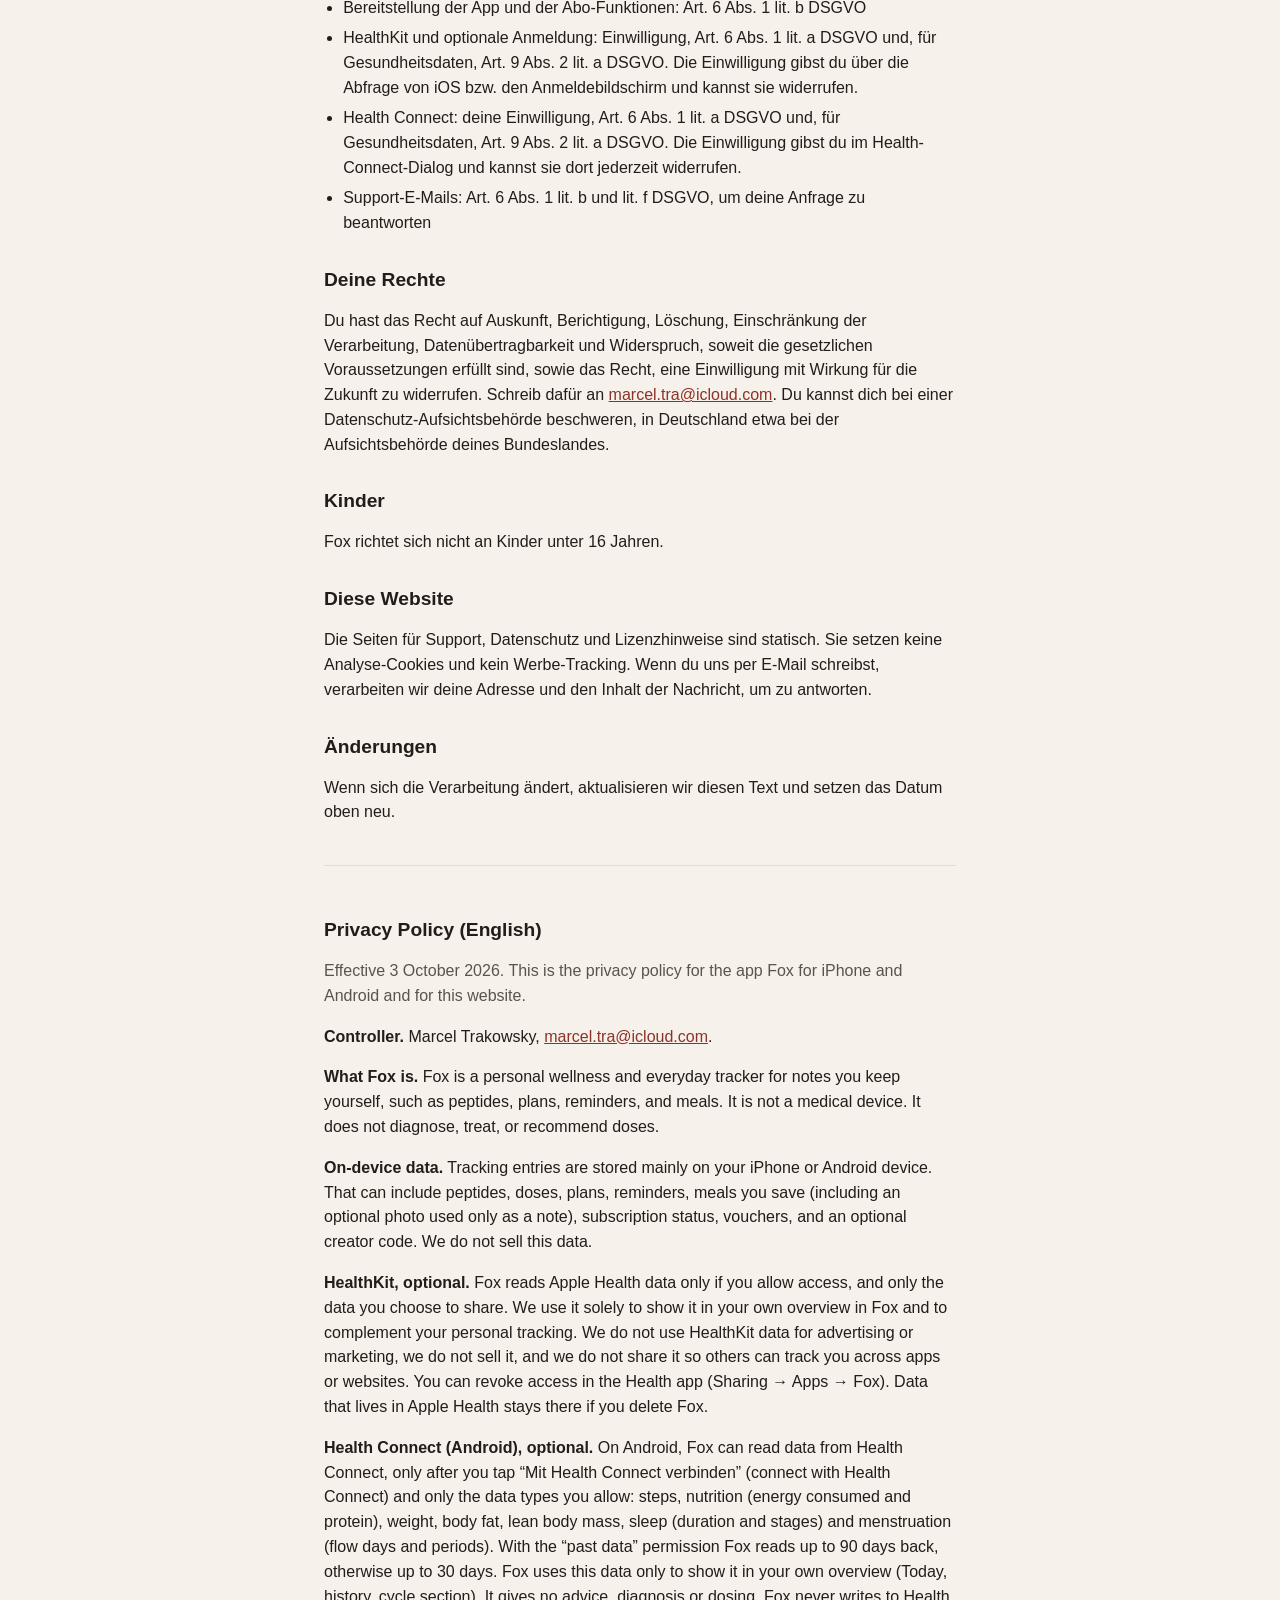
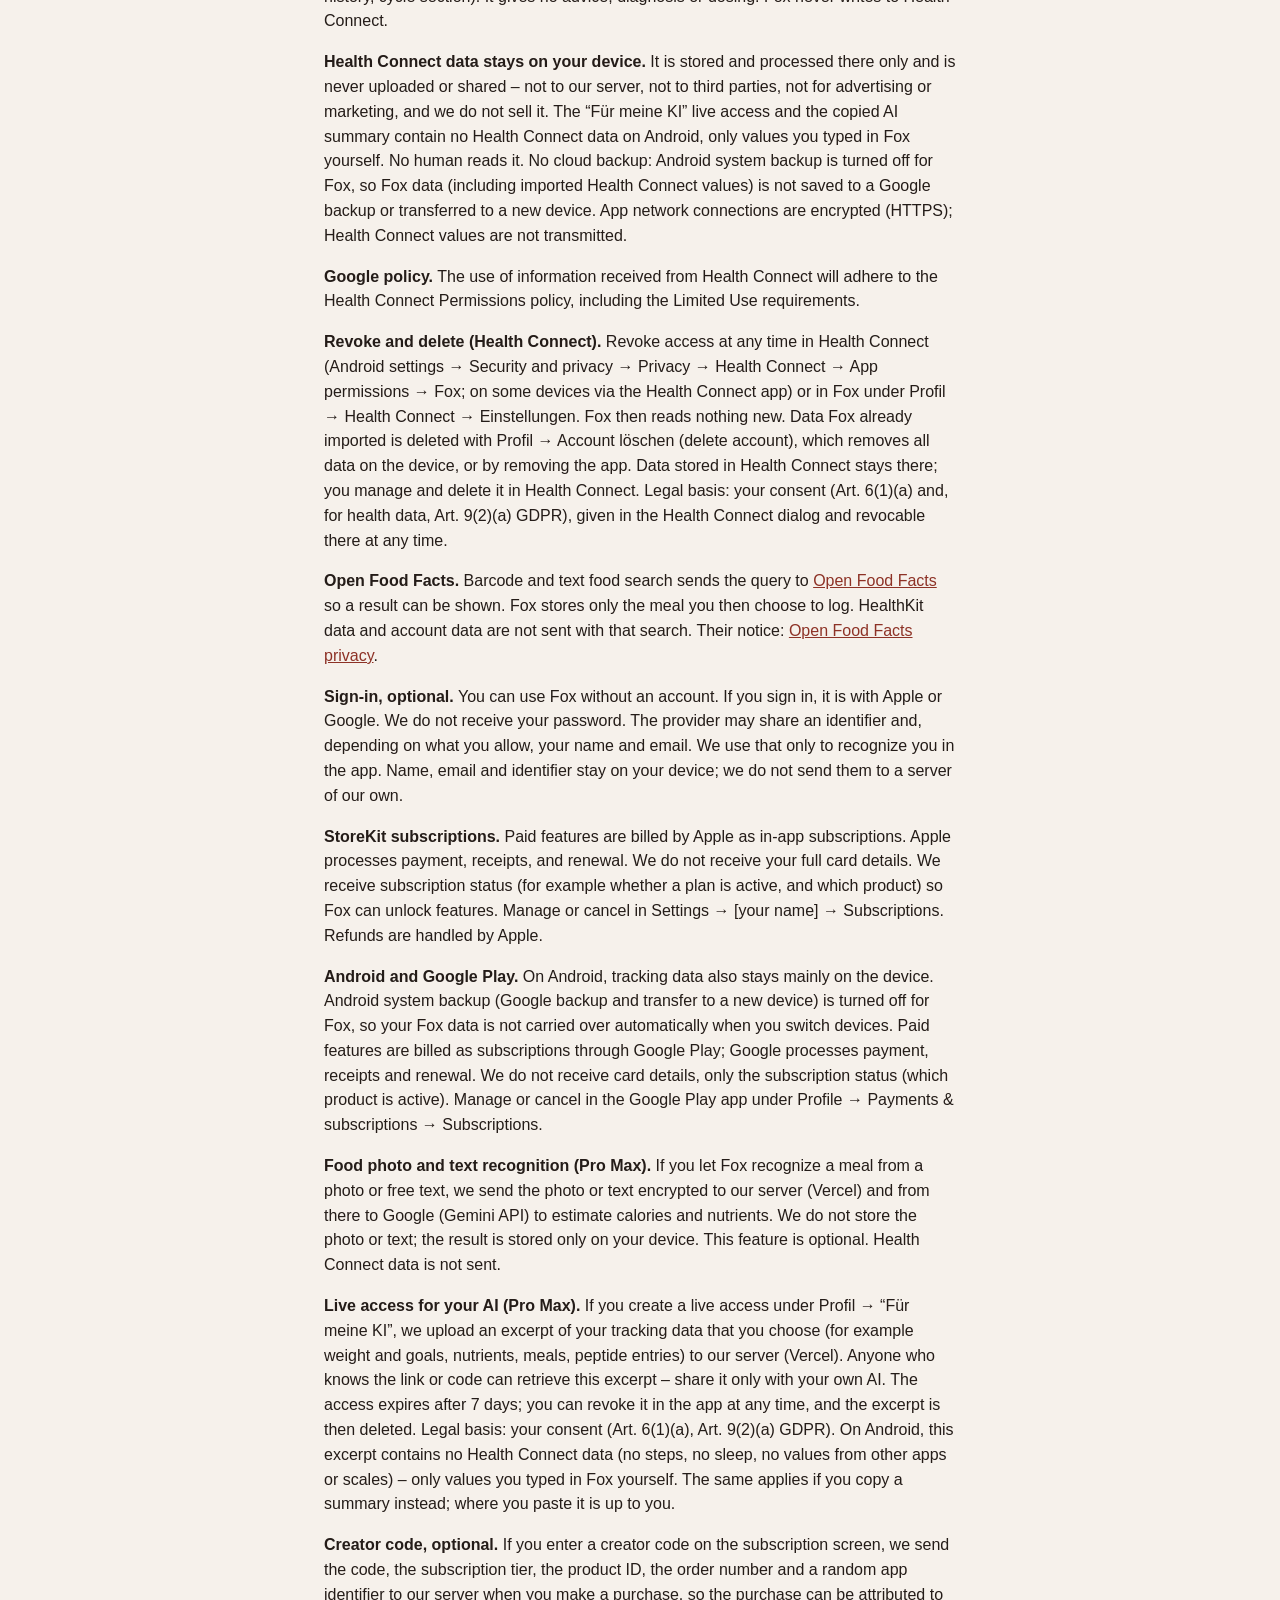
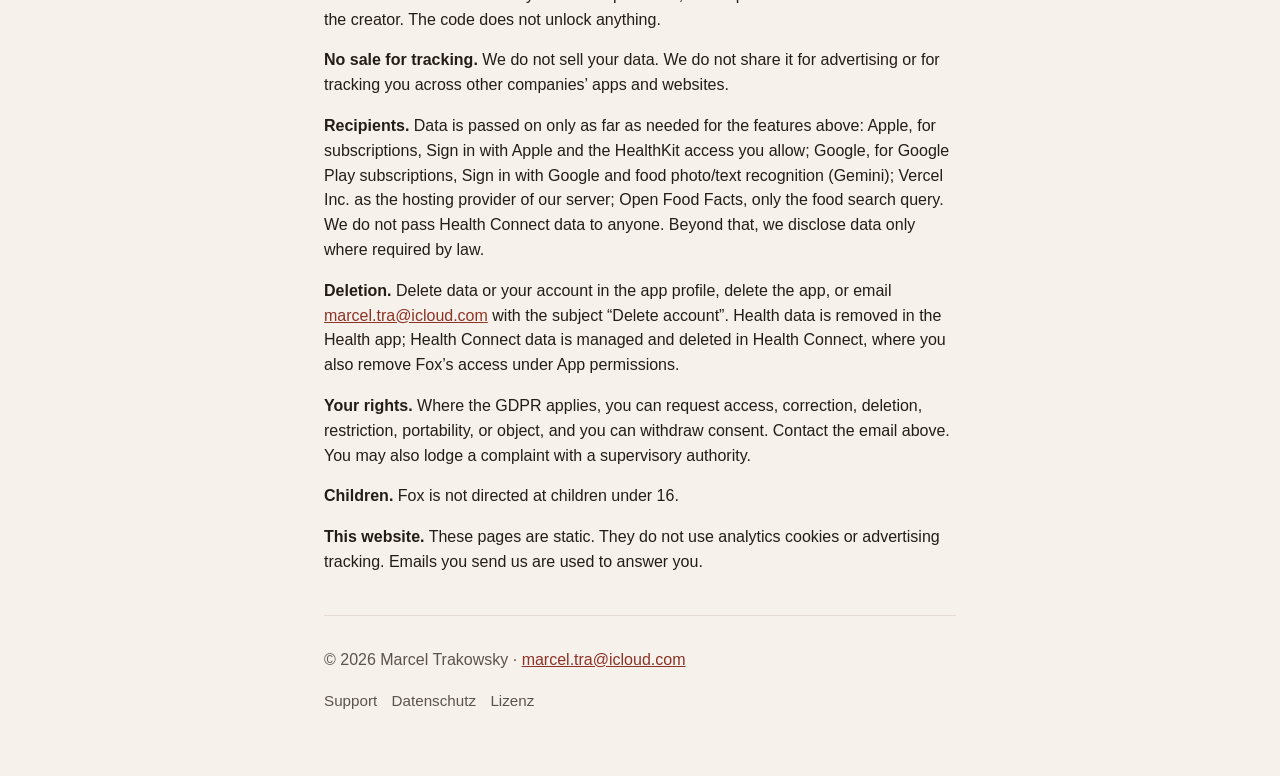
<file: docs/privacy.html>
<!DOCTYPE html>
<html lang="de">
<head>
  <meta charset="utf-8" />
  <meta name="viewport" content="width=device-width, initial-scale=1" />
  <title>Fox · Datenschutz</title>
  <meta name="description" content="Datenschutzerklärung der App Fox für iPhone und Android: Daten auf dem Gerät, optionales HealthKit und Health Connect, Open Food Facts, optionale Anmeldung, Abos über Apple und Google Play, kein Verkauf von Daten." />
  <link rel="icon" href="./favicon.svg" type="image/svg+xml" />
  <link rel="stylesheet" href="./style.css" />
  <meta name="theme-color" content="#f6f1eb" />
</head>
<body>
  <div class="wrap">
    <header>
      <a class="brand" href="./"><span class="mark" aria-hidden="true">F</span> Fox</a>
      <nav>
        <a href="./">Support</a>
        <a href="./privacy.html" aria-current="page">Datenschutz</a>
        <a href="./terms.html">Lizenz</a>
      </nav>
    </header>

    <main>
      <h1>Datenschutzerklärung</h1>
      <p class="muted">Stand: 03.10.2026 · App Fox für iPhone und Android und diese Website</p>

      <h2>Wer verantwortlich ist</h2>
      <p>Verantwortlich für die App Fox und für diese Website ist Marcel Trakowsky.</p>
      <p>Kontakt: <a href="mailto:marcel.tra@icloud.com">marcel.tra@icloud.com</a></p>

      <h2>Was Fox ist</h2>
      <p>Fox ist ein persönliches Wellness- und Alltagstagebuch. Du kannst eigene Notizen festhalten, zum Beispiel zu Peptiden, Plänen, Erinnerungen und Mahlzeiten. Fox ist kein Medizinprodukt. Die App stellt keine Diagnose, gibt keine Therapie- und keine Dosierungsempfehlung und ersetzt keine ärztliche Beratung.</p>

      <h2>Daten auf dem Gerät</h2>
      <p>Deine Tracking-Daten liegen vor allem lokal auf deinem iPhone oder Android-Gerät. Dazu können gehören:</p>
      <ul>
        <li>Peptide, Dosen, Pläne und Erinnerungen, die du selbst einträgst</li>
        <li>Mahlzeiten, die du speicherst, einschließlich eines optionalen Fotos als Notiz (keine Ernährungsberatung)</li>
        <li>Abo-Status, Gutscheine und ein optionaler Creator-Code</li>
      </ul>
      <p>Diese Einträge bleiben auf dem Gerät, bis du sie löschst oder die App entfernst. Wir verkaufen diese Daten nicht.</p>

      <h2>Apple Health (HealthKit), freiwillig</h2>
      <p>Der Zugriff auf Apple Health ist optional. Fox liest Gesundheitsdaten nur, wenn du den Zugriff in iOS erlaubst, und nur in dem Umfang, den du freigibst.</p>
      <p>Wir nutzen diese Daten ausschließlich dazu, sie in deinem eigenen Überblick in Fox anzuzeigen und dein persönliches Tracking zu ergänzen. Wir nutzen Daten aus HealthKit nicht für Werbung oder Marketing, nicht für den Verkauf an Dritte und nicht, um dich über Apps oder Websites anderer Unternehmen hinweg zu verfolgen. Wir geben sie nicht zu solchen Zwecken weiter.</p>
      <p>Du kannst den Zugriff jederzeit widerrufen: iPhone → Health → Teilen → Apps → Fox. Was in Apple Health gespeichert ist, bleibt dort, auch wenn du Fox löschst oder den Zugriff entziehst.</p>

      <h2>Health Connect (Android), freiwillig</h2>
      <p>Auf Android kann Fox Daten aus <strong>Health Connect</strong> lesen. Das ist freiwillig. Fox fragt erst, wenn du auf „Mit Health Connect verbinden“ tippst, und liest nur die Datenarten, die du in Health Connect erlaubst.</p>
      <p><strong>Welche Daten:</strong> Schritte, Ernährung (aufgenommene Energie in kcal und Protein), Körpergewicht, Körperfett, Magermasse, Schlaf (Dauer und Schlafphasen) und Menstruation (Blutungstage und Periodenzeiträume). Mit der Freigabe „frühere Daten“ liest Fox bis zu 90 Tage zurück; ohne sie bis zu 30 Tage.</p>
      <p><strong>Wofür:</strong> nur, um diese Werte in deinem eigenen Überblick in Fox anzuzeigen – Schritte, Energie, Protein und Schlaf auf „Heute“, Gewicht, Körperfett und Magermasse im Verlauf, Periodenbeginne im Zyklus-Bereich. Fox gibt dazu keine Empfehlung, keine Diagnose und keine Dosierung.</p>
      <p><strong>Nur lesen, bleibt auf dem Gerät:</strong> Fox schreibt nichts nach Health Connect zurück. Daten aus Health Connect bleiben auf deinem Gerät: Fox speichert und verarbeitet sie nur dort. Sie werden nie hochgeladen und nie geteilt – nicht an unseren Server, nicht an Dritte, nicht für Werbung oder Marketing, und wir verkaufen sie nicht. Auch der Live-Zugriff „Für meine KI“ und die kopierte „Zusammenfassung für deine KI“ enthalten auf Android keine Werte aus Health Connect, sondern nur, was du in Fox selbst eingetippt hast. Menschen haben keinen Zugriff darauf.</p>
      <p><strong>Kein Cloud-Backup:</strong> Auf Android ist die System-Sicherung für Fox ausgeschaltet. Android legt Fox-Daten – auch übernommene Health-Connect-Werte – nicht in ein Google-Backup und überträgt sie nicht beim Wechsel auf ein neues Gerät.</p>
      <p><strong>Google-Richtlinie:</strong> Die Nutzung von Informationen, die Fox aus Health Connect erhält, folgt der Health-Connect-Berechtigungsrichtlinie von Google einschließlich der Anforderungen zur eingeschränkten Nutzung („Limited Use“).</p>
      <p><strong>Widerrufen:</strong> jederzeit in Health Connect (Android-Einstellungen → Sicherheit und Datenschutz → Datenschutz → Health Connect → App-Berechtigungen → Fox; je nach Gerät auch über die Health-Connect-App) oder in Fox unter Profil → Health Connect → Einstellungen. Danach liest Fox nichts Neues mehr.</p>
      <p><strong>Löschen:</strong> Werte, die Fox schon übernommen hat, löschst du in Fox unter Profil („Account löschen“ entfernt alle Daten auf dem Gerät) oder indem du die App entfernst. Was in Health Connect gespeichert ist, bleibt dort; das verwaltest du in Health Connect.</p>
      <p><strong>Sicherheit:</strong> Die Werte liegen im App-Speicher auf deinem Gerät, geschützt durch die Android-App-Trennung. Netzwerkverbindungen der App laufen verschlüsselt (HTTPS); Health-Connect-Werte werden dabei nicht übertragen.</p>

      <h2>Open Food Facts</h2>
      <p>Die Suche nach Lebensmitteln per Barcode oder Text stellt eine Anfrage an <a href="https://world.openfoodfacts.org/">Open Food Facts</a>. Dabei wird die Suchanfrage (Text oder Barcode) übermittelt, damit ein Treffer angezeigt werden kann. Fox speichert nur den Eintrag, den du anschließend bewusst als Mahlzeit übernimmst. HealthKit-Daten und Kontodaten schicken wir mit dieser Suche nicht mit.</p>
      <p>Für die Verarbeitung bei Open Food Facts gilt deren Hinweis: <a href="https://world.openfoodfacts.org/privacy">world.openfoodfacts.org/privacy</a>.</p>

      <h2>Optionale Anmeldung</h2>
      <p>Du kannst Fox ohne Konto nutzen. Wenn du dich anmeldest, erfolgt das über „Mit Apple anmelden“ oder Google. Wir erhalten dabei kein Passwort. Der Anbieter kann uns eine Kennung und, je nach deiner Freigabe, Namen und E-Mail-Adresse mitteilen. Das nutzen wir nur, um dich in der App wiederzuerkennen. Name, E-Mail-Adresse und Kennung aus der Anmeldung bleiben auf deinem Gerät; wir übertragen sie nicht an einen eigenen Server. Die Anmeldung ist freiwillig.</p>

      <h2>Abos über Apple (StoreKit)</h2>
      <p>Kostenpflichtige Funktionen werden als Abonnement über den App Store abgerechnet (Apple In-App-Kauf / StoreKit). Apple verarbeitet Zahlung, Beleg und Verlängerung. Wir erhalten keine vollständigen Zahlungskartendaten. Wir erfahren den Abo-Status, zum Beispiel ob ein Abo aktiv ist und welches Produkt, damit Fox freigeschaltete Funktionen anzeigen kann.</p>
      <p>Verwalten und kündigen kannst du unter iPhone → Einstellungen → [dein Name] → Abonnements. Erstattungen laufen über Apple.</p>

      <h2>Android und Google Play</h2>
      <p>Auf Android-Geräten liegen deine Tracking-Daten ebenfalls vor allem lokal auf dem Gerät. Die Android-System-Sicherung (Google-Backup und Übertragung auf ein neues Gerät) ist für Fox ausgeschaltet; deine Fox-Daten werden deshalb beim Gerätewechsel nicht automatisch mitgenommen. Kostenpflichtige Funktionen werden als Abonnement über Google Play abgerechnet; Google verarbeitet Zahlung, Beleg und Verlängerung. Wir erhalten keine Zahlungskartendaten, sondern nur den Abo-Status (welches Produkt aktiv ist). Verwalten und kündigen kannst du in der Google-Play-App unter Profil → Zahlungen und Abos → Abos.</p>

      <h2>Foto- und Freitext-Erkennung für Essen (Pro Max)</h2>
      <p>Wenn du ein Essen per Foto oder Freitext erfassen lässt, schicken wir das Foto bzw. den Text verschlüsselt an unseren Server (Vercel) und von dort an Google (Gemini-API), um Kalorien und Nährwerte zu schätzen. Wir speichern Foto und Text dabei nicht; das Ergebnis wird nur auf deinem Gerät gespeichert. Diese Funktion ist freiwillig. Health-Connect-Daten werden dabei nicht mitgeschickt.</p>

      <h2>Live-Zugriff für deine KI (Pro Max)</h2>
      <p>Wenn du unter Profil → „Für meine KI“ einen Live-Zugriff erstellst, laden wir einen von dir gewählten Ausschnitt deiner Tracking-Daten (z. B. Gewicht und Ziele, Nährwerte, Mahlzeiten, Peptid-Einträge) auf unseren Server (Vercel). Jeder, der den Link bzw. Code kennt, kann diesen Ausschnitt abrufen – gib ihn nur an deine eigene KI weiter. Der Zugriff läuft nach 7 Tagen ab; du kannst ihn jederzeit in der App widerrufen, dann wird der Ausschnitt gelöscht. Rechtsgrundlage: deine Einwilligung (Art. 6 Abs. 1 lit. a, Art. 9 Abs. 2 lit. a DSGVO).</p>
      <p>Auf Android enthält dieser Ausschnitt keine Daten aus Health Connect (keine Schritte, keinen Schlaf, keine Werte aus anderen Apps oder Waagen) – nur Werte, die du in Fox selbst eingetippt hast. Kopierst du stattdessen eine Zusammenfassung, gilt dasselbe; wohin du sie einfügst, entscheidest du selbst.</p>

      <h2>Creator-Code (optional)</h2>
      <p>Gibst du im Abo-Bildschirm einen Creator-Code ein, übermitteln wir bei einem Kauf den Code, die Abo-Stufe, die Produkt-ID, die Bestellnummer und eine zufällige App-Kennung an unseren Server, um den Kauf dem Creator zuzuordnen. Der Code schaltet nichts frei.</p>

      <h2>Kein Verkauf und kein Tracking zu Werbezwecken</h2>
      <p>Wir verkaufen deine Daten nicht. Wir geben sie nicht weiter, damit Dritte dich für Werbung oder Tracking über andere Apps und Websites hinweg verfolgen. Fox nutzt deine Gesundheits- und Tracking-Daten nicht für zielgerichtete Werbung.</p>

      <h2>An wen Daten gehen können</h2>
      <p>Eine Weitergabe erfolgt nur, soweit sie für die genannten Funktionen nötig ist:</p>
      <ul>
        <li>Apple, für Abos, „Mit Apple anmelden“ und den HealthKit-Zugriff, den du erlaubst</li>
        <li>Google, für Google-Play-Abos, die Anmeldung mit Google und die Foto-/Freitext-Erkennung (Gemini)</li>
        <li>Vercel Inc. als Hosting-Dienstleister unseres Servers</li>
        <li>Open Food Facts, nur die Lebensmittel-Suchanfrage</li>
      </ul>
      <p>Daten aus Health Connect geben wir an niemanden weiter.</p>
      <p>Darüber hinaus geben wir Daten weiter, wenn wir gesetzlich dazu verpflichtet sind.</p>

      <h2>Speicherdauer und Löschung</h2>
      <ul>
        <li>Lokale Einträge löschst du in der App unter Profil (Daten bzw. Konto löschen) oder indem du die App vom Gerät entfernst.</li>
        <li>Ein optionales Konto kannst du zusätzlich per E-Mail an <a href="mailto:marcel.tra@icloud.com?subject=Konto%20l%C3%B6schen">marcel.tra@icloud.com</a> mit dem Betreff „Konto löschen“ entfernen lassen.</li>
        <li>Daten in Apple Health löschst du in der Health-App.</li>
        <li>Daten in Health Connect verwaltest und löschst du in Health Connect. Die Freigabe für Fox entziehst du dort unter App-Berechtigungen.</li>
        <li>Support-E-Mails bewahren wir auf, solange wir dein Anliegen bearbeiten und eine gesetzliche Aufbewahrung das erfordert.</li>
      </ul>

      <h2>Rechtsgrundlagen</h2>
      <ul>
        <li>Bereitstellung der App und der Abo-Funktionen: Art. 6 Abs. 1 lit. b DSGVO</li>
        <li>HealthKit und optionale Anmeldung: Einwilligung, Art. 6 Abs. 1 lit. a DSGVO und, für Gesundheitsdaten, Art. 9 Abs. 2 lit. a DSGVO. Die Einwilligung gibst du über die Abfrage von iOS bzw. den Anmeldebildschirm und kannst sie widerrufen.</li>
        <li>Health Connect: deine Einwilligung, Art. 6 Abs. 1 lit. a DSGVO und, für Gesundheitsdaten, Art. 9 Abs. 2 lit. a DSGVO. Die Einwilligung gibst du im Health-Connect-Dialog und kannst sie dort jederzeit widerrufen.</li>
        <li>Support-E-Mails: Art. 6 Abs. 1 lit. b und lit. f DSGVO, um deine Anfrage zu beantworten</li>
      </ul>

      <h2>Deine Rechte</h2>
      <p>Du hast das Recht auf Auskunft, Berichtigung, Löschung, Einschränkung der Verarbeitung, Datenübertragbarkeit und Widerspruch, soweit die gesetzlichen Voraussetzungen erfüllt sind, sowie das Recht, eine Einwilligung mit Wirkung für die Zukunft zu widerrufen. Schreib dafür an <a href="mailto:marcel.tra@icloud.com">marcel.tra@icloud.com</a>. Du kannst dich bei einer Datenschutz-Aufsichtsbehörde beschweren, in Deutschland etwa bei der Aufsichtsbehörde deines Bundeslandes.</p>

      <h2>Kinder</h2>
      <p>Fox richtet sich nicht an Kinder unter 16 Jahren.</p>

      <h2>Diese Website</h2>
      <p>Die Seiten für Support, Datenschutz und Lizenzhinweise sind statisch. Sie setzen keine Analyse-Cookies und kein Werbe-Tracking. Wenn du uns per E-Mail schreibst, verarbeiten wir deine Adresse und den Inhalt der Nachricht, um zu antworten.</p>

      <h2>Änderungen</h2>
      <p>Wenn sich die Verarbeitung ändert, aktualisieren wir diesen Text und setzen das Datum oben neu.</p>

      <section class="lang" lang="en" id="en">
        <h2>Privacy Policy (English)</h2>
        <p class="muted">Effective 3 October 2026. This is the privacy policy for the app Fox for iPhone and Android and for this website.</p>
        <p><strong>Controller.</strong> Marcel Trakowsky, <a href="mailto:marcel.tra@icloud.com">marcel.tra@icloud.com</a>.</p>
        <p><strong>What Fox is.</strong> Fox is a personal wellness and everyday tracker for notes you keep yourself, such as peptides, plans, reminders, and meals. It is not a medical device. It does not diagnose, treat, or recommend doses.</p>
        <p><strong>On-device data.</strong> Tracking entries are stored mainly on your iPhone or Android device. That can include peptides, doses, plans, reminders, meals you save (including an optional photo used only as a note), subscription status, vouchers, and an optional creator code. We do not sell this data.</p>
        <p><strong>HealthKit, optional.</strong> Fox reads Apple Health data only if you allow access, and only the data you choose to share. We use it solely to show it in your own overview in Fox and to complement your personal tracking. We do not use HealthKit data for advertising or marketing, we do not sell it, and we do not share it so others can track you across apps or websites. You can revoke access in the Health app (Sharing → Apps → Fox). Data that lives in Apple Health stays there if you delete Fox.</p>
        <p><strong>Health Connect (Android), optional.</strong> On Android, Fox can read data from Health Connect, only after you tap “Mit Health Connect verbinden” (connect with Health Connect) and only the data types you allow: steps, nutrition (energy consumed and protein), weight, body fat, lean body mass, sleep (duration and stages) and menstruation (flow days and periods). With the “past data” permission Fox reads up to 90 days back, otherwise up to 30 days. Fox uses this data only to show it in your own overview (Today, history, cycle section). It gives no advice, diagnosis or dosing. Fox never writes to Health Connect.</p>
        <p><strong>Health Connect data stays on your device.</strong> It is stored and processed there only and is never uploaded or shared – not to our server, not to third parties, not for advertising or marketing, and we do not sell it. The “Für meine KI” live access and the copied AI summary contain no Health Connect data on Android, only values you typed in Fox yourself. No human reads it. No cloud backup: Android system backup is turned off for Fox, so Fox data (including imported Health Connect values) is not saved to a Google backup or transferred to a new device. App network connections are encrypted (HTTPS); Health Connect values are not transmitted.</p>
        <p><strong>Google policy.</strong> The use of information received from Health Connect will adhere to the Health Connect Permissions policy, including the Limited Use requirements.</p>
        <p><strong>Revoke and delete (Health Connect).</strong> Revoke access at any time in Health Connect (Android settings → Security and privacy → Privacy → Health Connect → App permissions → Fox; on some devices via the Health Connect app) or in Fox under Profil → Health Connect → Einstellungen. Fox then reads nothing new. Data Fox already imported is deleted with Profil → Account löschen (delete account), which removes all data on the device, or by removing the app. Data stored in Health Connect stays there; you manage and delete it in Health Connect. Legal basis: your consent (Art. 6(1)(a) and, for health data, Art. 9(2)(a) GDPR), given in the Health Connect dialog and revocable there at any time.</p>
        <p><strong>Open Food Facts.</strong> Barcode and text food search sends the query to <a href="https://world.openfoodfacts.org/">Open Food Facts</a> so a result can be shown. Fox stores only the meal you then choose to log. HealthKit data and account data are not sent with that search. Their notice: <a href="https://world.openfoodfacts.org/privacy">Open Food Facts privacy</a>.</p>
        <p><strong>Sign-in, optional.</strong> You can use Fox without an account. If you sign in, it is with Apple or Google. We do not receive your password. The provider may share an identifier and, depending on what you allow, your name and email. We use that only to recognize you in the app. Name, email and identifier stay on your device; we do not send them to a server of our own.</p>
        <p><strong>StoreKit subscriptions.</strong> Paid features are billed by Apple as in-app subscriptions. Apple processes payment, receipts, and renewal. We do not receive your full card details. We receive subscription status (for example whether a plan is active, and which product) so Fox can unlock features. Manage or cancel in Settings → [your name] → Subscriptions. Refunds are handled by Apple.</p>
        <p><strong>Android and Google Play.</strong> On Android, tracking data also stays mainly on the device. Android system backup (Google backup and transfer to a new device) is turned off for Fox, so your Fox data is not carried over automatically when you switch devices. Paid features are billed as subscriptions through Google Play; Google processes payment, receipts and renewal. We do not receive card details, only the subscription status (which product is active). Manage or cancel in the Google Play app under Profile → Payments &amp; subscriptions → Subscriptions.</p>
        <p><strong>Food photo and text recognition (Pro Max).</strong> If you let Fox recognize a meal from a photo or free text, we send the photo or text encrypted to our server (Vercel) and from there to Google (Gemini API) to estimate calories and nutrients. We do not store the photo or text; the result is stored only on your device. This feature is optional. Health Connect data is not sent.</p>
        <p><strong>Live access for your AI (Pro Max).</strong> If you create a live access under Profil → “Für meine KI”, we upload an excerpt of your tracking data that you choose (for example weight and goals, nutrients, meals, peptide entries) to our server (Vercel). Anyone who knows the link or code can retrieve this excerpt – share it only with your own AI. The access expires after 7 days; you can revoke it in the app at any time, and the excerpt is then deleted. Legal basis: your consent (Art. 6(1)(a), Art. 9(2)(a) GDPR). On Android, this excerpt contains no Health Connect data (no steps, no sleep, no values from other apps or scales) – only values you typed in Fox yourself. The same applies if you copy a summary instead; where you paste it is up to you.</p>
        <p><strong>Creator code, optional.</strong> If you enter a creator code on the subscription screen, we send the code, the subscription tier, the product ID, the order number and a random app identifier to our server when you make a purchase, so the purchase can be attributed to the creator. The code does not unlock anything.</p>
        <p><strong>No sale for tracking.</strong> We do not sell your data. We do not share it for advertising or for tracking you across other companies’ apps and websites.</p>
        <p><strong>Recipients.</strong> Data is passed on only as far as needed for the features above: Apple, for subscriptions, Sign in with Apple and the HealthKit access you allow; Google, for Google Play subscriptions, Sign in with Google and food photo/text recognition (Gemini); Vercel Inc. as the hosting provider of our server; Open Food Facts, only the food search query. We do not pass Health Connect data to anyone. Beyond that, we disclose data only where required by law.</p>
        <p><strong>Deletion.</strong> Delete data or your account in the app profile, delete the app, or email <a href="mailto:marcel.tra@icloud.com?subject=Delete%20account">marcel.tra@icloud.com</a> with the subject “Delete account”. Health data is removed in the Health app; Health Connect data is managed and deleted in Health Connect, where you also remove Fox’s access under App permissions.</p>
        <p><strong>Your rights.</strong> Where the GDPR applies, you can request access, correction, deletion, restriction, portability, or object, and you can withdraw consent. Contact the email above. You may also lodge a complaint with a supervisory authority.</p>
        <p><strong>Children.</strong> Fox is not directed at children under 16.</p>
        <p><strong>This website.</strong> These pages are static. They do not use analytics cookies or advertising tracking. Emails you send us are used to answer you.</p>
      </section>
    </main>

    <footer>
      <p>© 2026 Marcel Trakowsky · <a href="mailto:marcel.tra@icloud.com">marcel.tra@icloud.com</a></p>
      <nav>
        <a href="./">Support</a>
        <a href="./privacy.html">Datenschutz</a>
        <a href="./terms.html">Lizenz</a>
      </nav>
    </footer>
  </div>
</body>
</html>
</file>
<file: style.css>
:root {
  color-scheme: light;
  --ink: #241c18;
  --muted: #5c534c;
  --bg: #f6f1eb;
  --card: #fffcf9;
  --line: #e6dbd2;
  --accent: #8d3226;
  --accent-soft: #f3e2db;
  --peach: #e7b2a4;
}

* { box-sizing: border-box; }

body {
  margin: 0;
  font-family: -apple-system, BlinkMacSystemFont, "Segoe UI", sans-serif;
  background: var(--bg);
  color: var(--ink);
  line-height: 1.55;
}

a { color: var(--accent); }
a:hover { text-decoration-thickness: 2px; }
a:focus-visible {
  outline: 2px solid var(--accent);
  outline-offset: 3px;
  border-radius: 4px;
}

.wrap {
  max-width: 42rem;
  margin: 0 auto;
  padding: 1.25rem 1.25rem 4rem;
}

header {
  display: flex;
  flex-wrap: wrap;
  align-items: center;
  justify-content: space-between;
  gap: 0.75rem 1.25rem;
  padding-bottom: 1.25rem;
  margin-bottom: 1.5rem;
  border-bottom: 1px solid var(--line);
}

.brand {
  display: flex;
  align-items: center;
  gap: 0.65rem;
  color: inherit;
  text-decoration: none;
  font-weight: 650;
  letter-spacing: -0.02em;
}

.mark {
  width: 2rem;
  height: 2rem;
  border-radius: 9px;
  background: var(--peach);
  display: grid;
  place-items: center;
  font-weight: 700;
  color: #3a241e;
}

nav { display: flex; flex-wrap: wrap; gap: 0.35rem 0.9rem; }
nav a { text-decoration: none; color: var(--muted); font-size: 0.95rem; }
nav a[aria-current="page"] { color: var(--ink); font-weight: 650; }

h1 {
  font-size: 2rem;
  line-height: 1.15;
  letter-spacing: -0.03em;
  margin: 0 0 0.6rem;
}

h2 {
  font-size: 1.2rem;
  line-height: 1.3;
  margin: 2rem 0 0.6rem;
}

h3 {
  font-size: 1.02rem;
  margin: 1.25rem 0 0.35rem;
}

p, li { font-size: 1rem; }
ul, ol { padding-left: 1.2rem; }
li + li { margin-top: 0.35rem; }

.lede { font-size: 1.08rem; margin-top: 0; }
.muted { color: var(--muted); }
.small { font-size: 0.92rem; }

.card {
  background: var(--card);
  border: 1px solid var(--line);
  border-radius: 18px;
  padding: 1.15rem 1.25rem;
  margin: 1rem 0;
}

.contact {
  background: var(--accent-soft);
  border-color: transparent;
}

.contact h2 { margin-top: 0; }

.contact a.mail {
  display: inline-block;
  margin-top: 0.2rem;
  font-size: 1.2rem;
  font-weight: 650;
  letter-spacing: -0.01em;
}

.steps { margin: 0.4rem 0 0; padding-left: 1.2rem; }
.steps li + li { margin-top: 0.45rem; }

.lang {
  margin-top: 2.5rem;
  padding-top: 1.25rem;
  border-top: 1px solid var(--line);
}

footer {
  margin-top: 2.5rem;
  padding-top: 1rem;
  border-top: 1px solid var(--line);
  color: var(--muted);
  font-size: 0.92rem;
}

footer nav { margin-top: 0.35rem; }
</file>
<file: docs/style.css>
:root {
  color-scheme: light;
  --ink: #241c18;
  --muted: #5c534c;
  --bg: #f6f1eb;
  --card: #fffcf9;
  --line: #e6dbd2;
  --accent: #8d3226;
  --accent-soft: #f3e2db;
  --peach: #e7b2a4;
}

* { box-sizing: border-box; }

body {
  margin: 0;
  font-family: -apple-system, BlinkMacSystemFont, "Segoe UI", sans-serif;
  background: var(--bg);
  color: var(--ink);
  line-height: 1.55;
}

a { color: var(--accent); }
a:hover { text-decoration-thickness: 2px; }
a:focus-visible {
  outline: 2px solid var(--accent);
  outline-offset: 3px;
  border-radius: 4px;
}

.wrap {
  max-width: 42rem;
  margin: 0 auto;
  padding: 1.25rem 1.25rem 4rem;
}

header {
  display: flex;
  flex-wrap: wrap;
  align-items: center;
  justify-content: space-between;
  gap: 0.75rem 1.25rem;
  padding-bottom: 1.25rem;
  margin-bottom: 1.5rem;
  border-bottom: 1px solid var(--line);
}

.brand {
  display: flex;
  align-items: center;
  gap: 0.65rem;
  color: inherit;
  text-decoration: none;
  font-weight: 650;
  letter-spacing: -0.02em;
}

.mark {
  width: 2rem;
  height: 2rem;
  border-radius: 9px;
  background: var(--peach);
  display: grid;
  place-items: center;
  font-weight: 700;
  color: #3a241e;
}

nav { display: flex; flex-wrap: wrap; gap: 0.35rem 0.9rem; }
nav a { text-decoration: none; color: var(--muted); font-size: 0.95rem; }
nav a[aria-current="page"] { color: var(--ink); font-weight: 650; }

h1 {
  font-size: 2rem;
  line-height: 1.15;
  letter-spacing: -0.03em;
  margin: 0 0 0.6rem;
}

h2 {
  font-size: 1.2rem;
  line-height: 1.3;
  margin: 2rem 0 0.6rem;
}

h3 {
  font-size: 1.02rem;
  margin: 1.25rem 0 0.35rem;
}

p, li { font-size: 1rem; }
ul, ol { padding-left: 1.2rem; }
li + li { margin-top: 0.35rem; }

.lede { font-size: 1.08rem; margin-top: 0; }
.muted { color: var(--muted); }
.small { font-size: 0.92rem; }

.card {
  background: var(--card);
  border: 1px solid var(--line);
  border-radius: 18px;
  padding: 1.15rem 1.25rem;
  margin: 1rem 0;
}

.contact {
  background: var(--accent-soft);
  border-color: transparent;
}

.contact h2 { margin-top: 0; }

.contact a.mail {
  display: inline-block;
  margin-top: 0.2rem;
  font-size: 1.2rem;
  font-weight: 650;
  letter-spacing: -0.01em;
}

.steps { margin: 0.4rem 0 0; padding-left: 1.2rem; }
.steps li + li { margin-top: 0.45rem; }

.lang {
  margin-top: 2.5rem;
  padding-top: 1.25rem;
  border-top: 1px solid var(--line);
}

footer {
  margin-top: 2.5rem;
  padding-top: 1rem;
  border-top: 1px solid var(--line);
  color: var(--muted);
  font-size: 0.92rem;
}

footer nav { margin-top: 0.35rem; }
</file>
